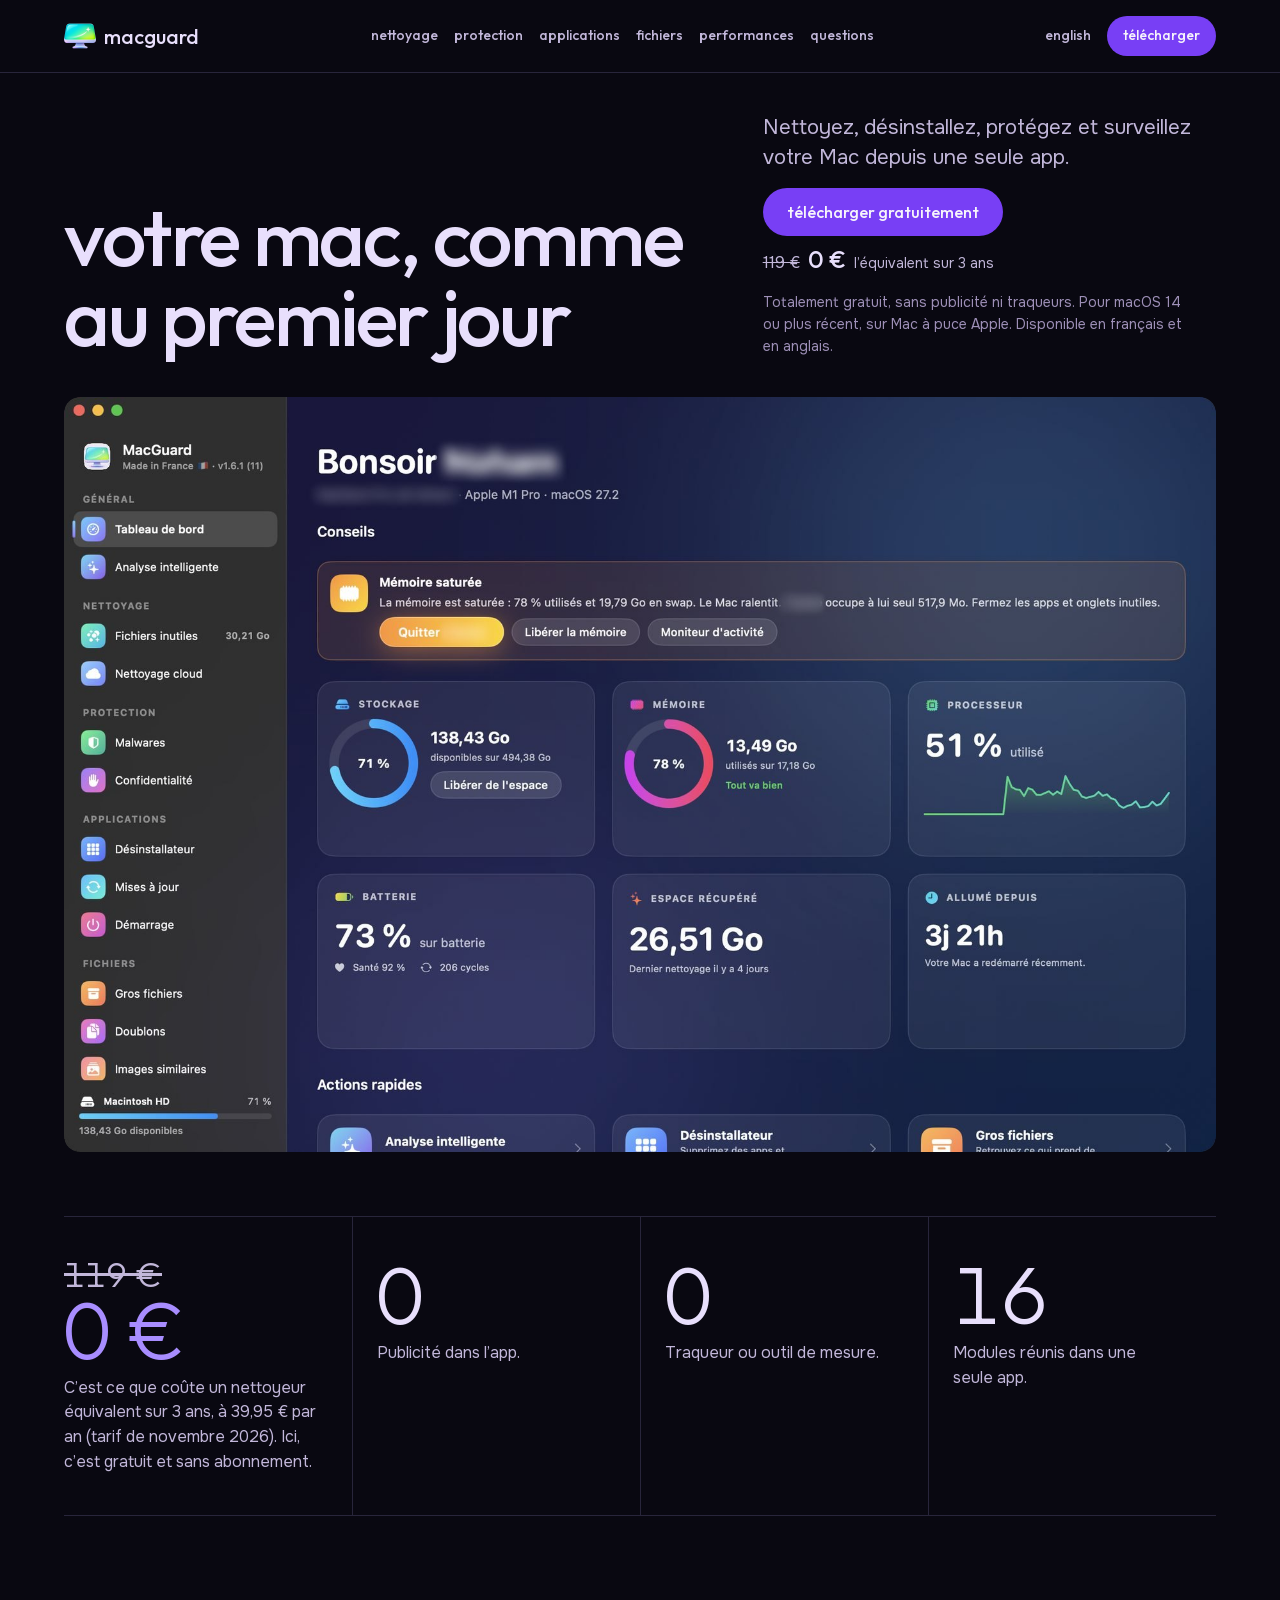
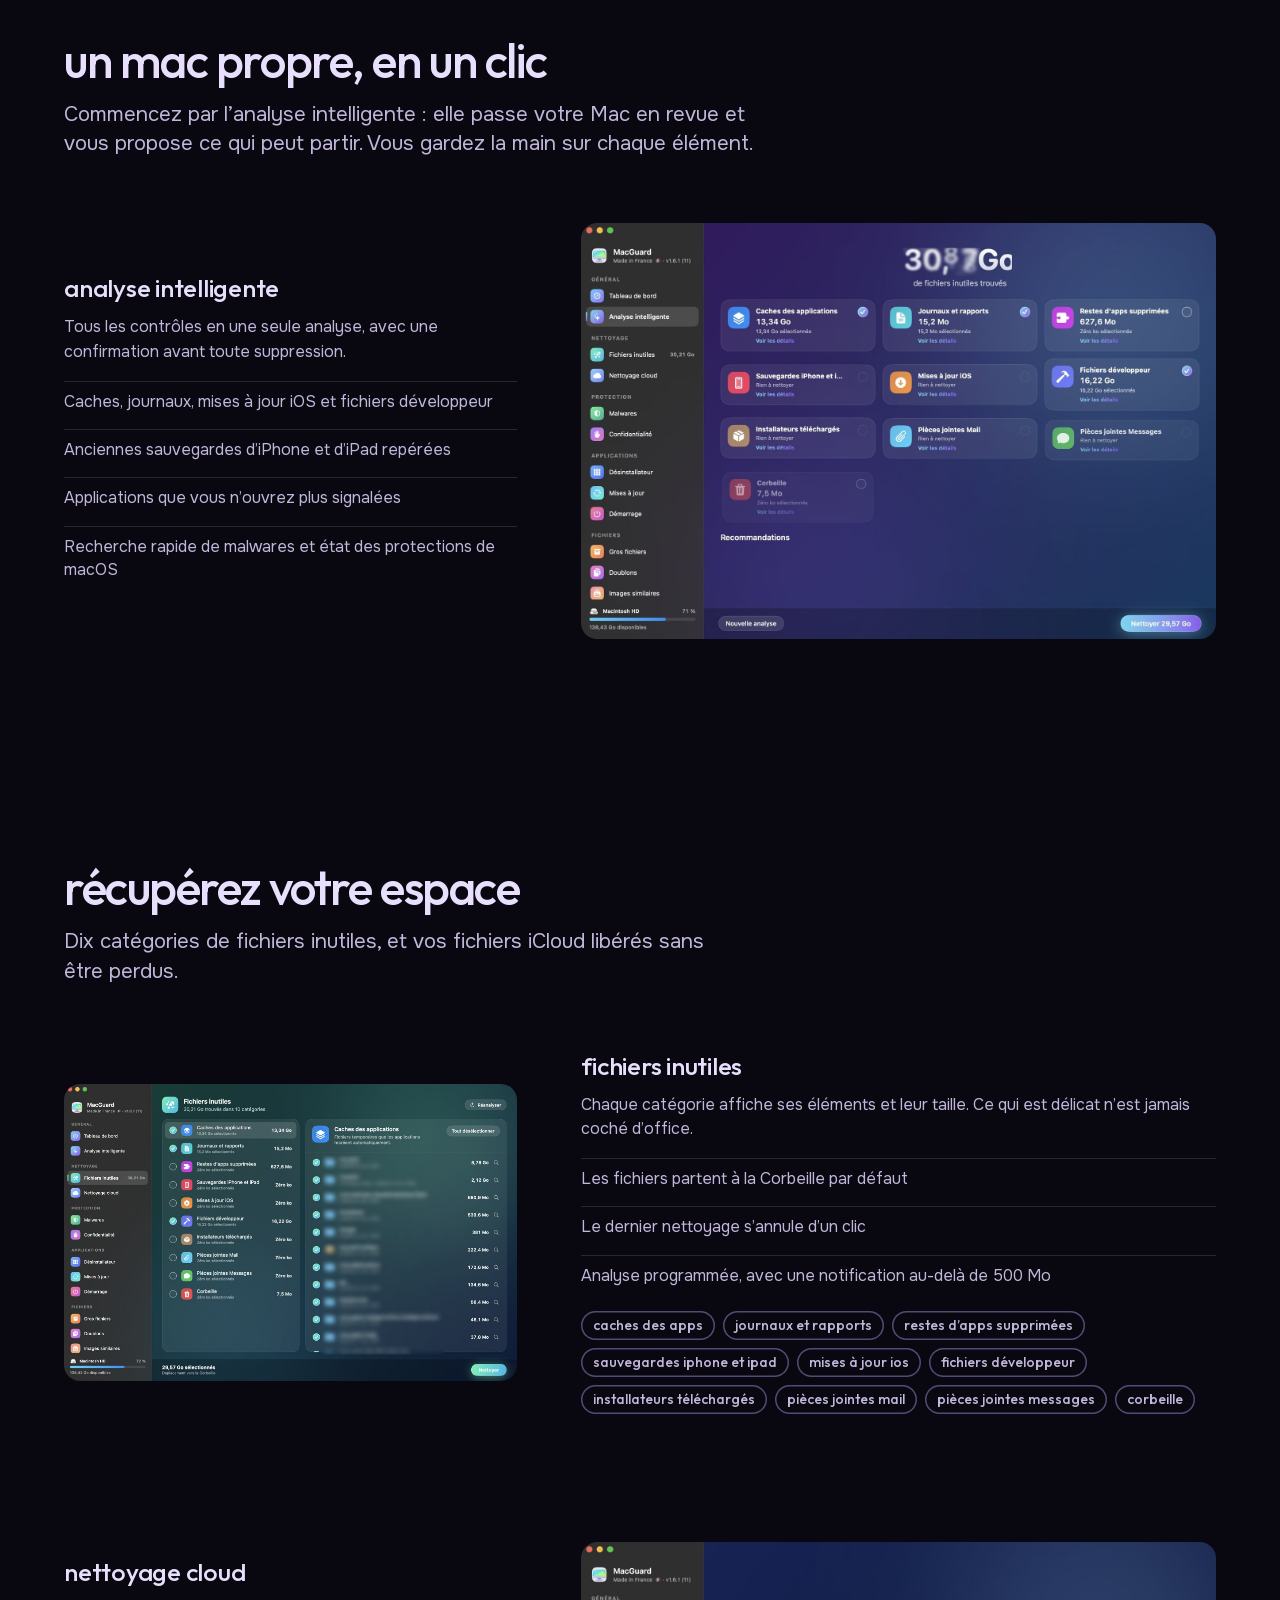
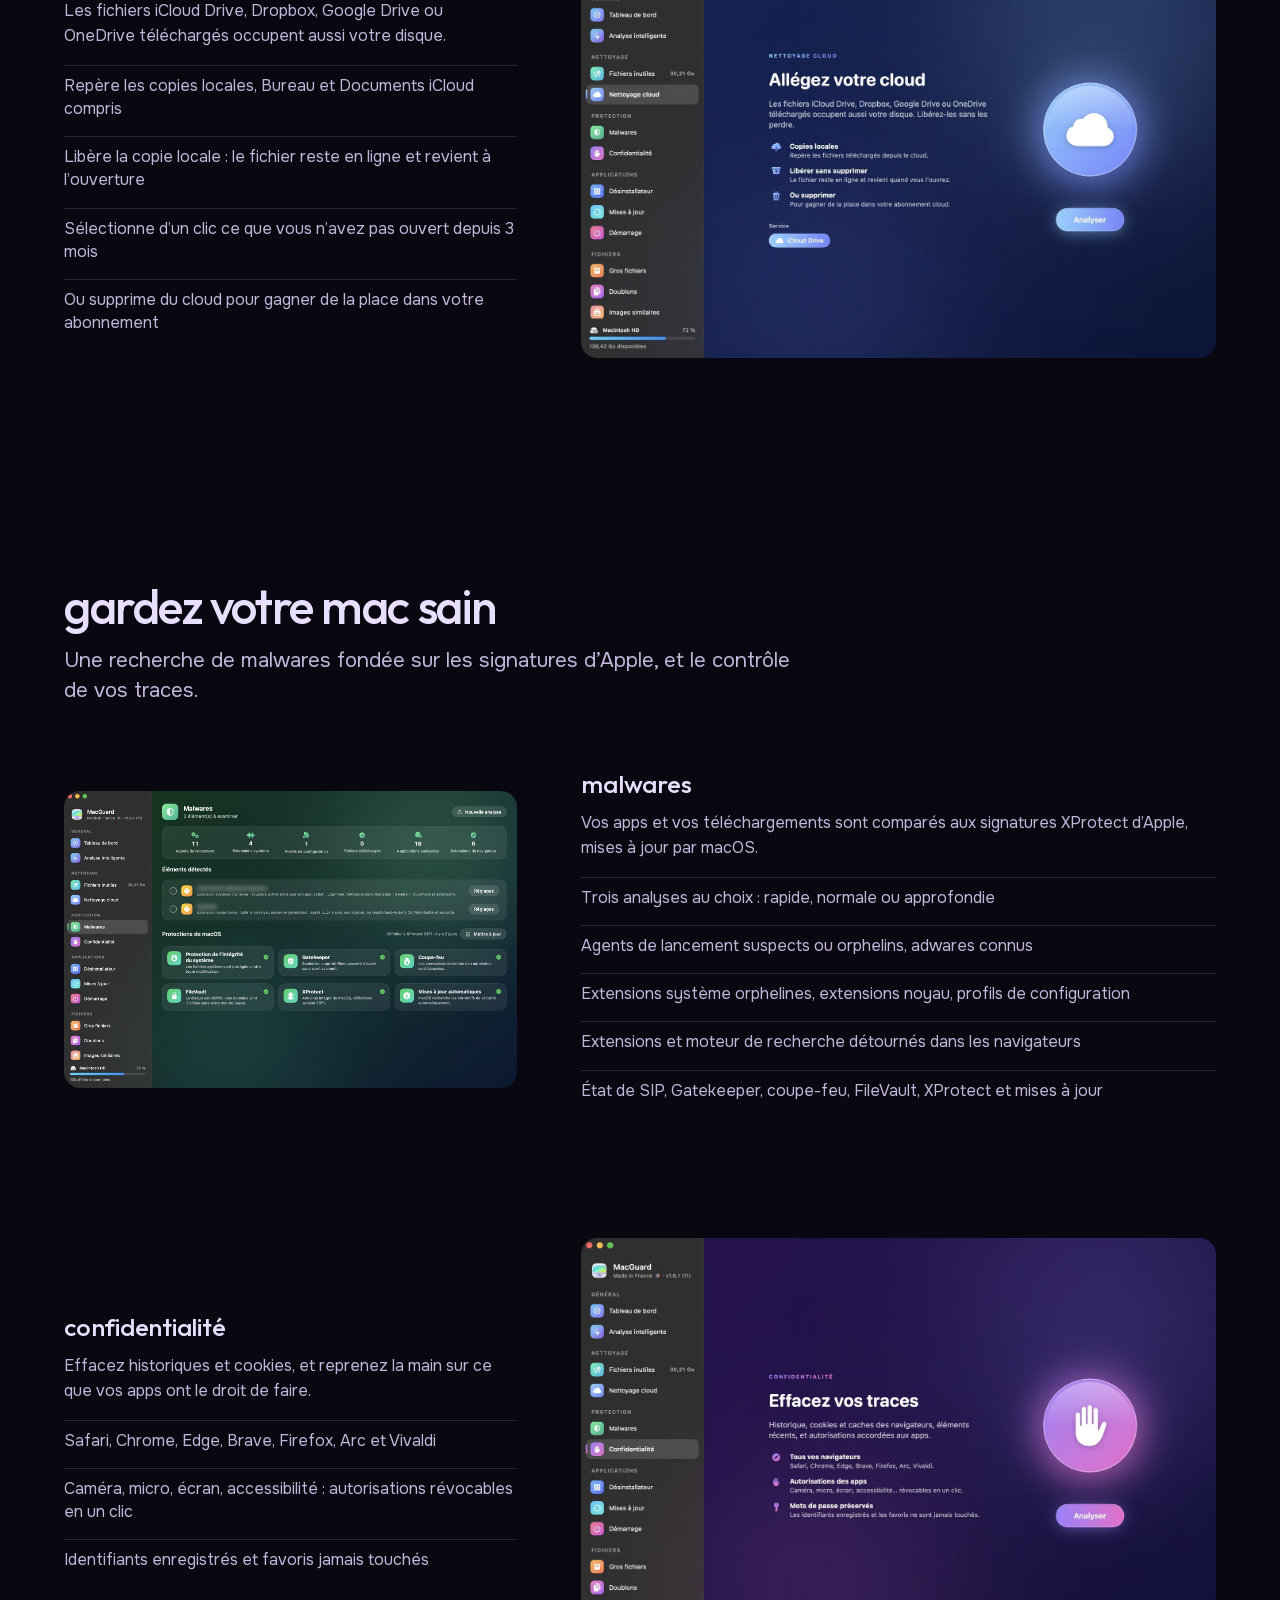
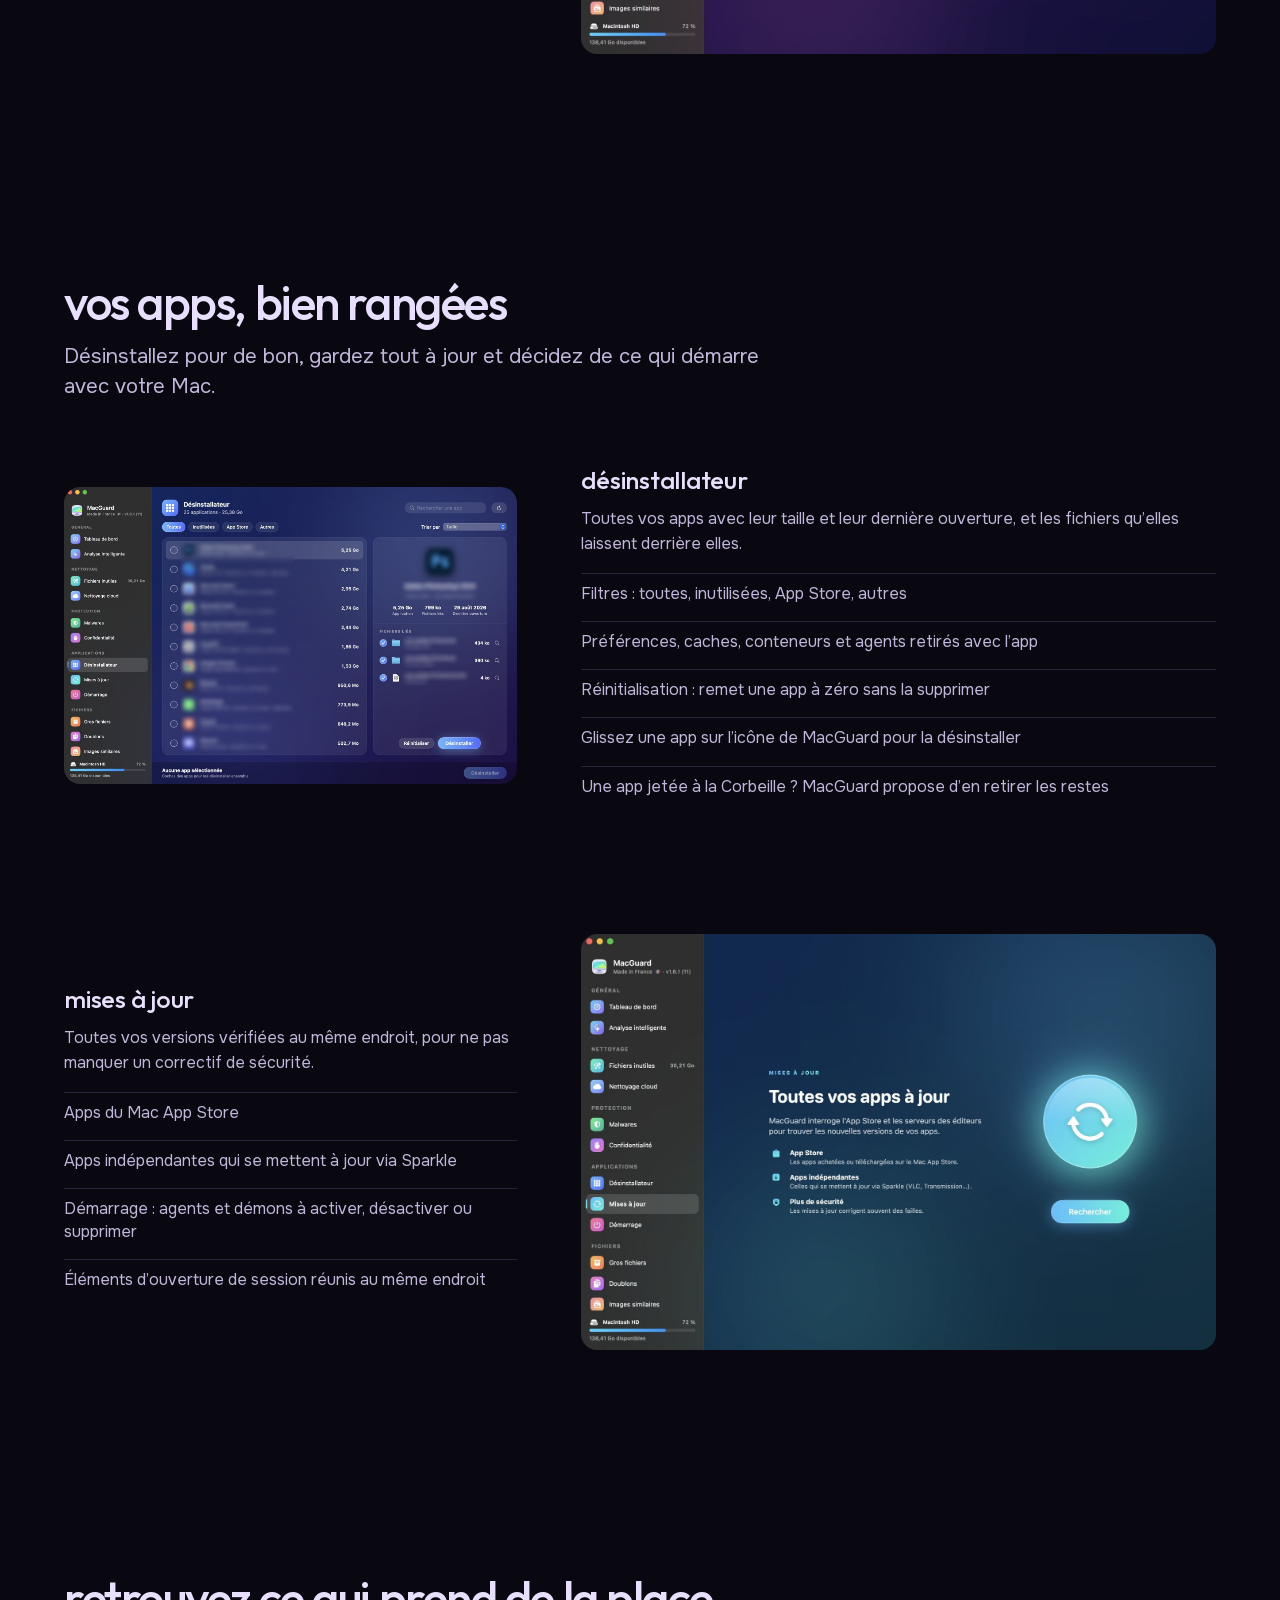
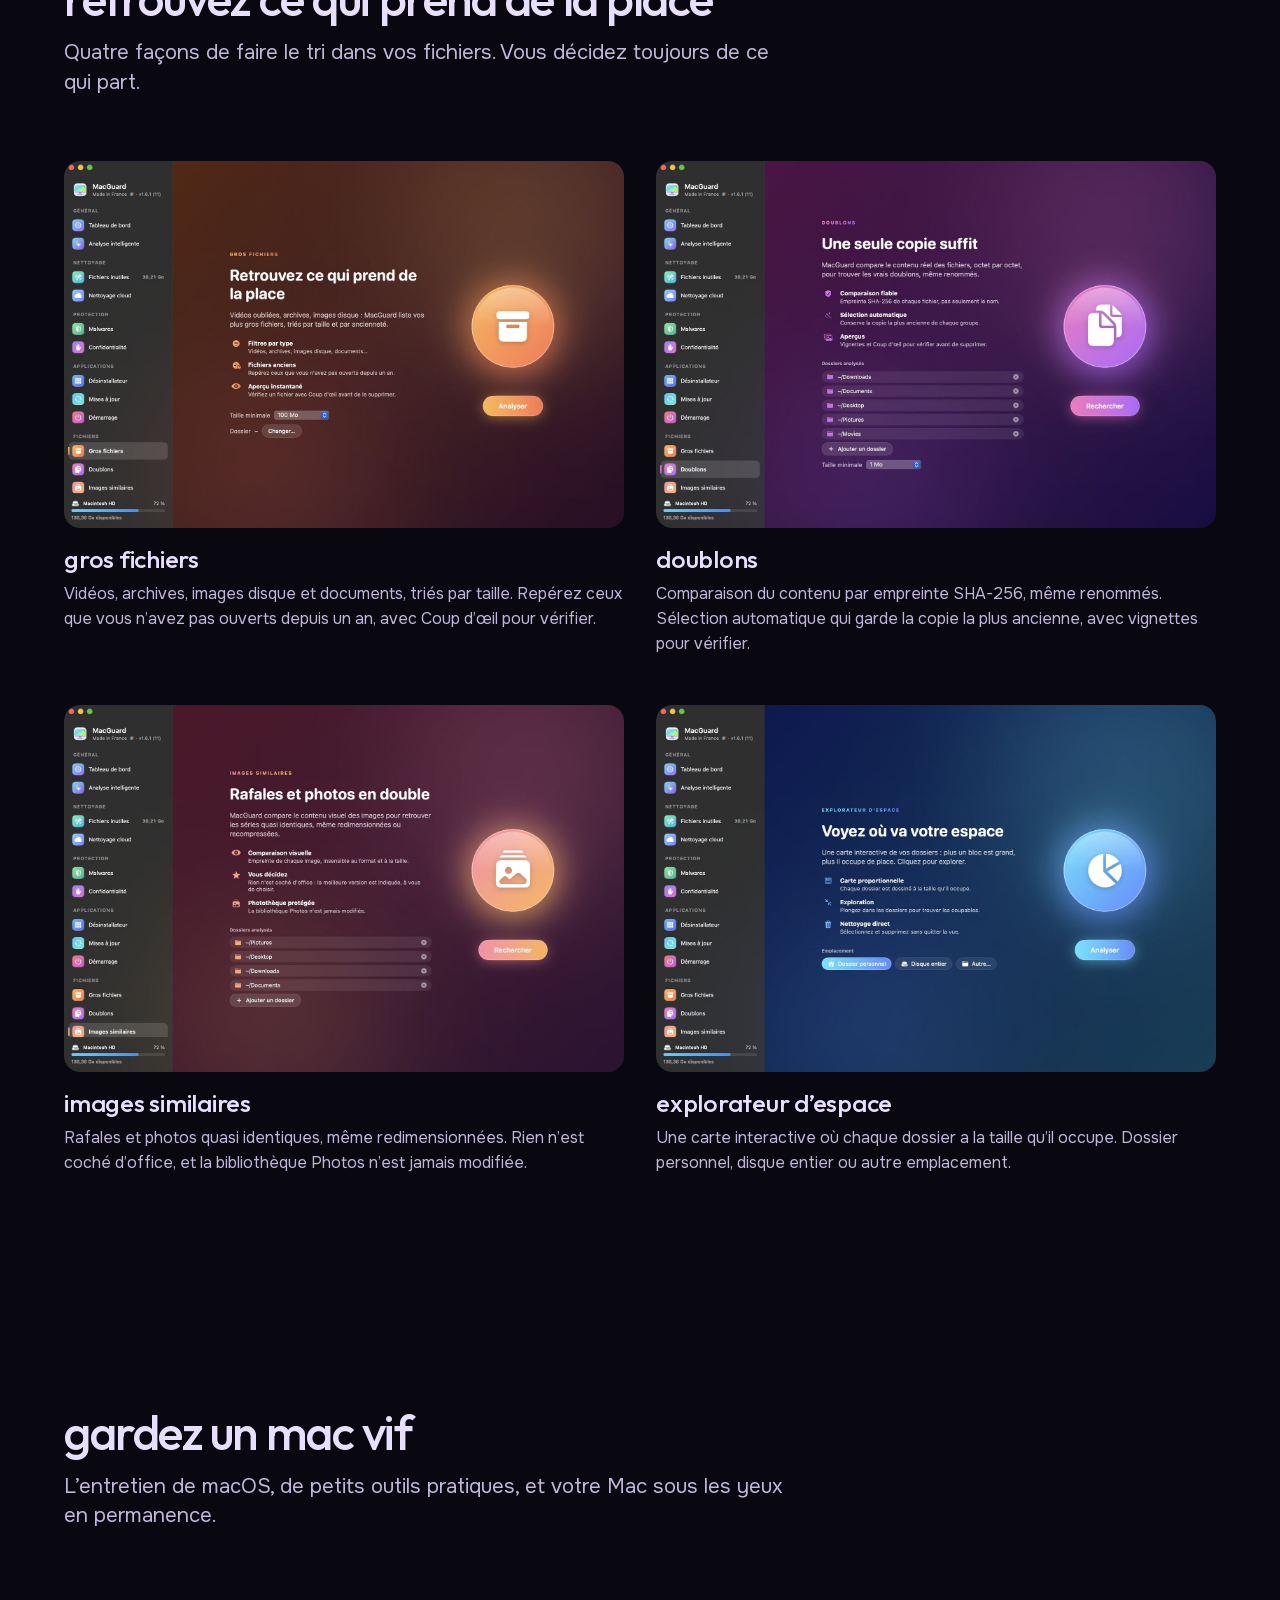
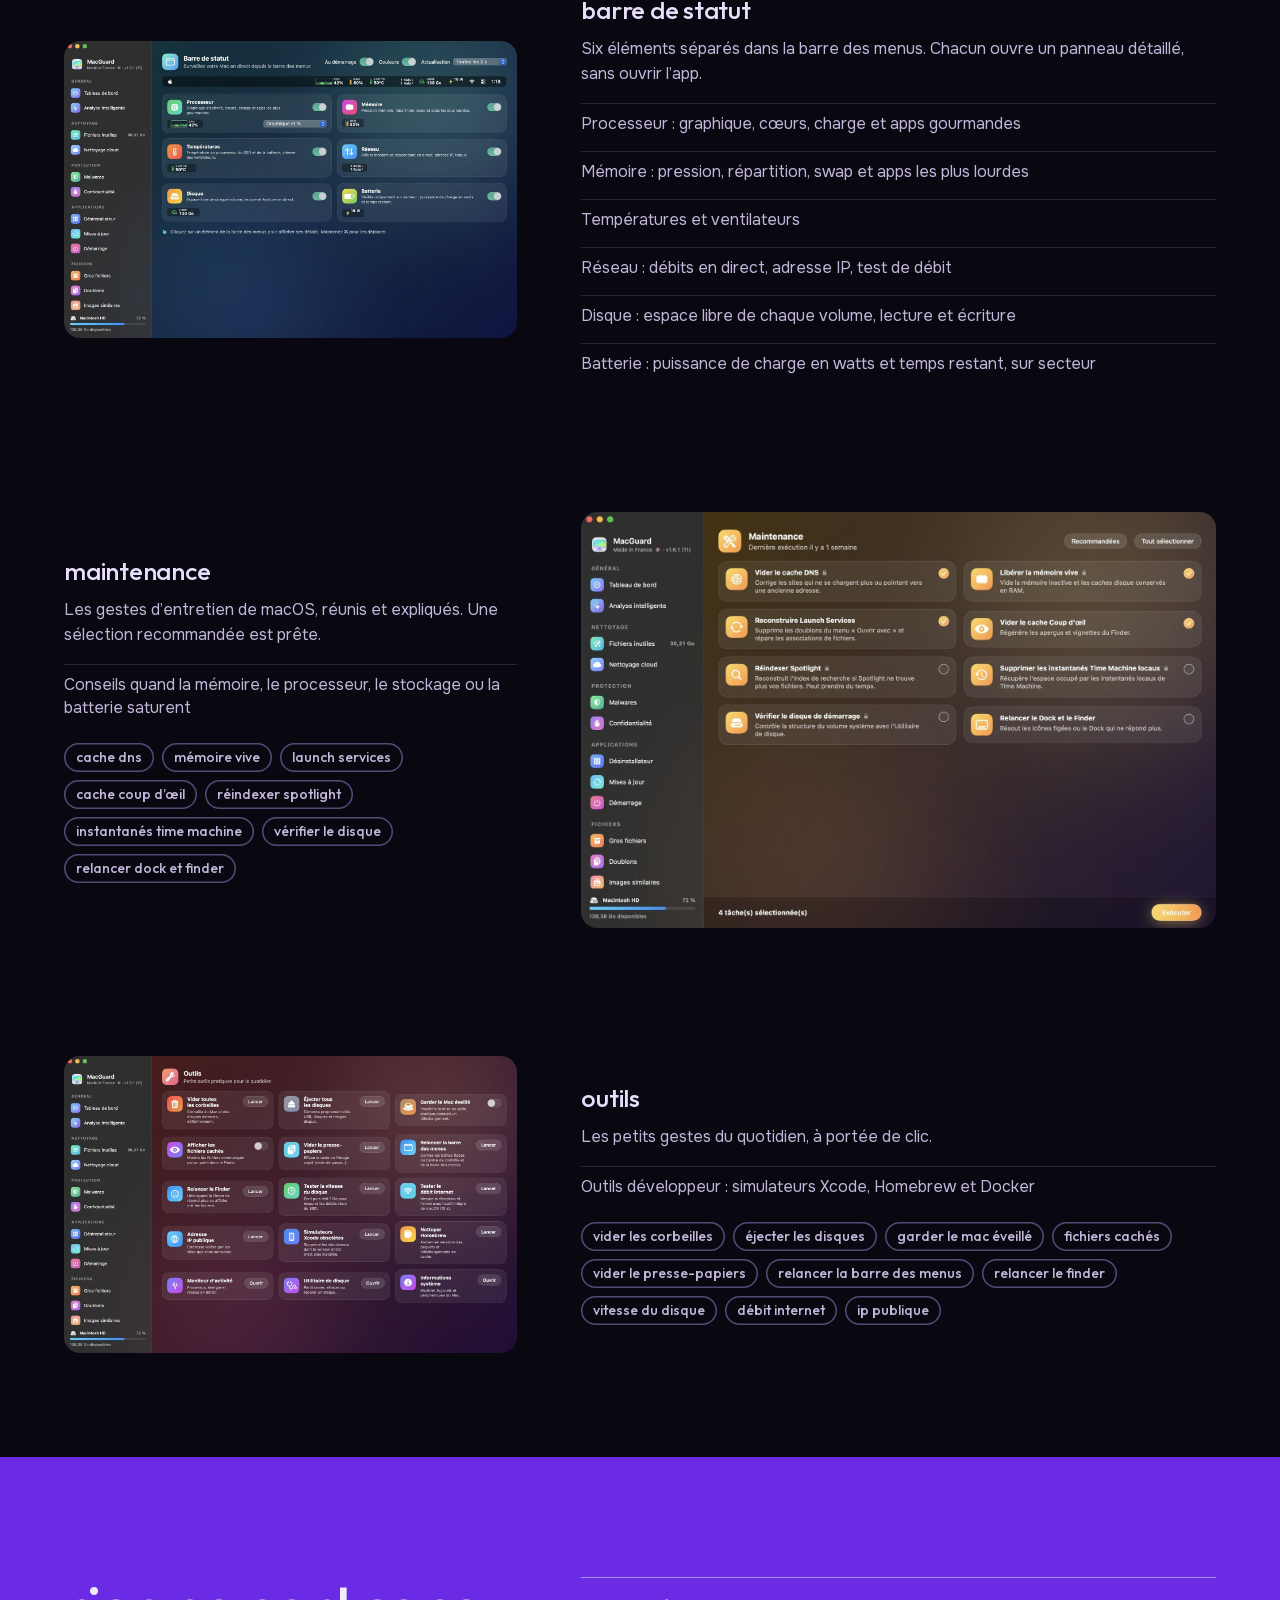
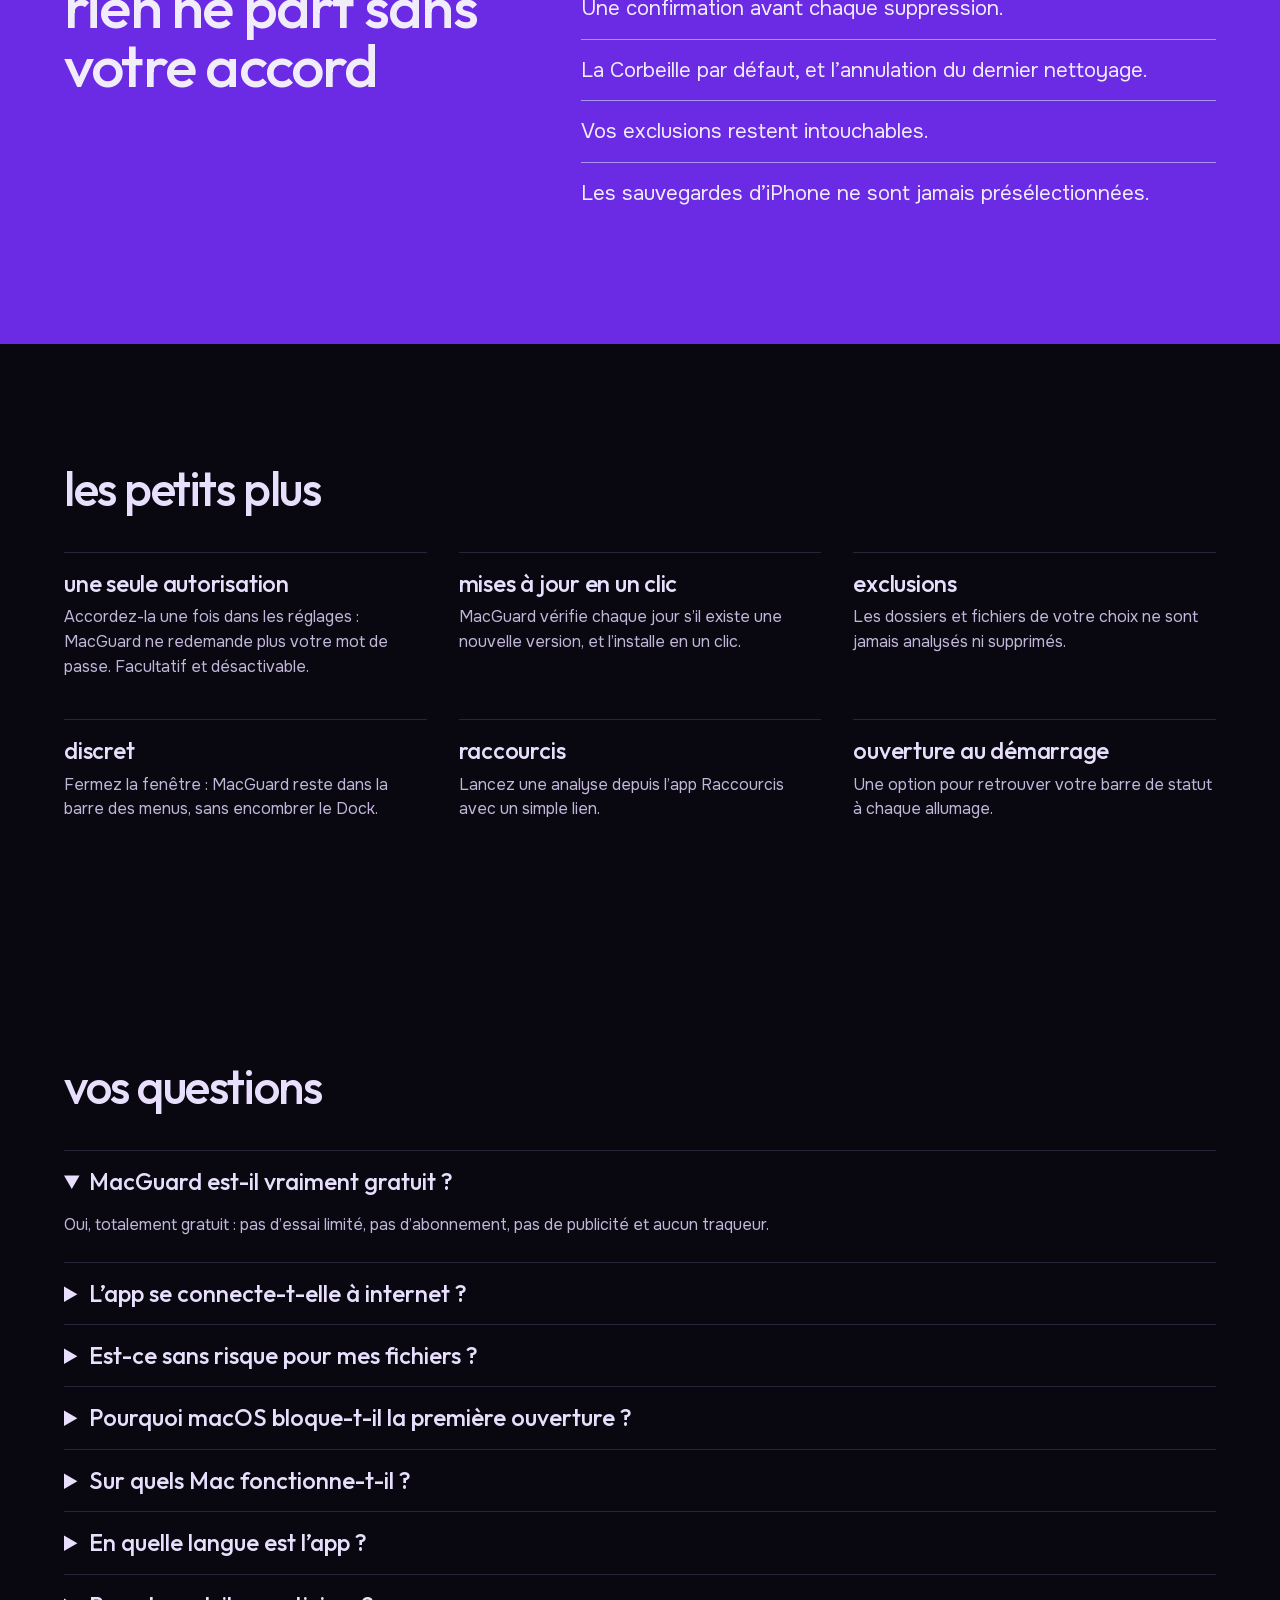
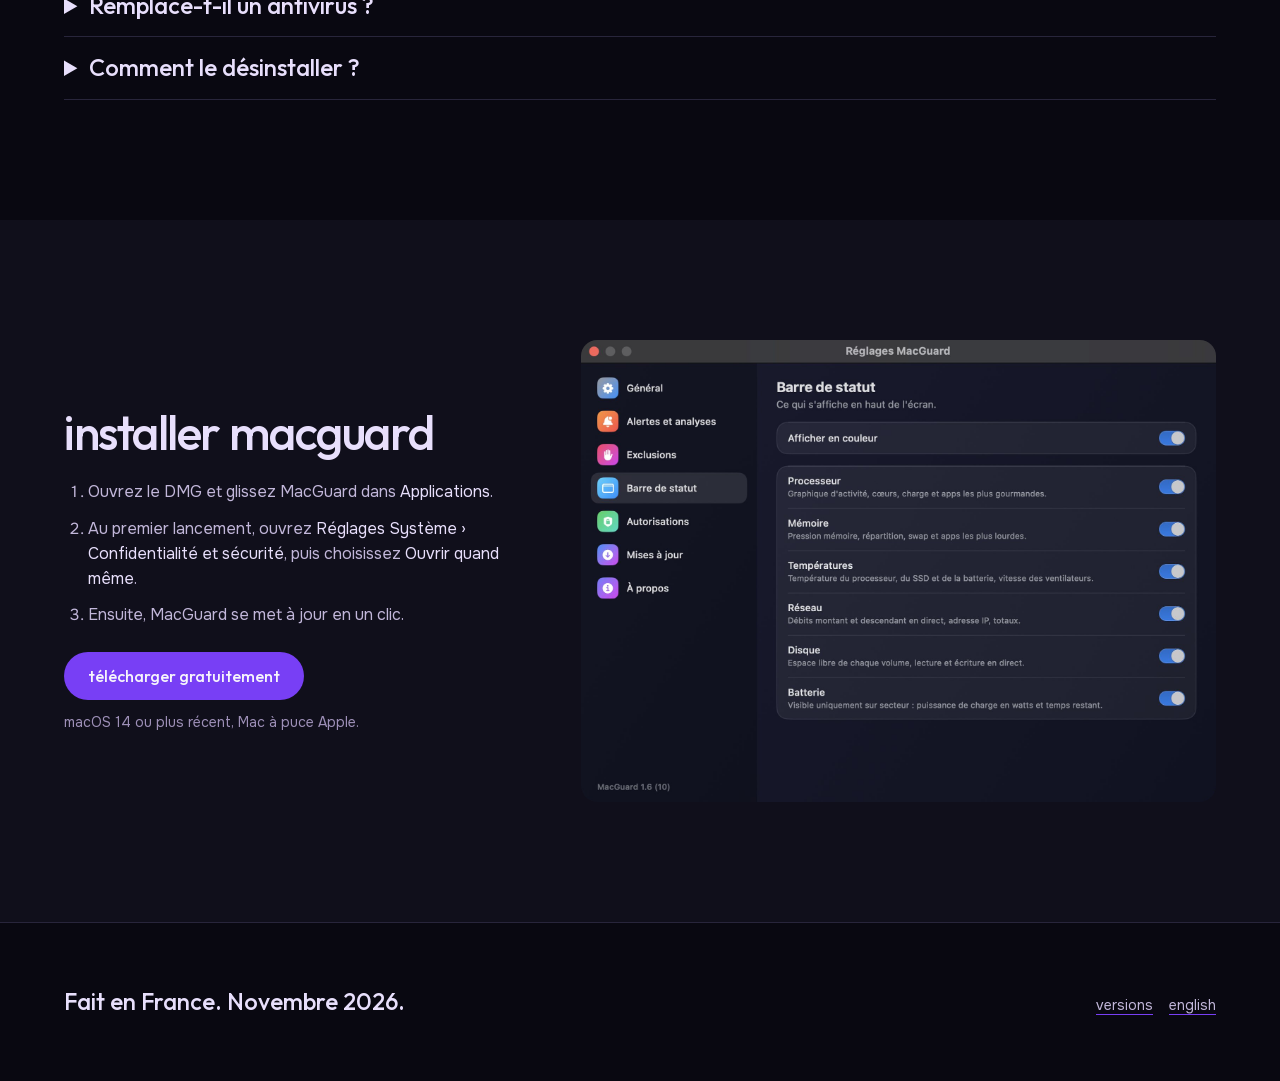
<file: index.html>
<!doctype html>
<html lang="fr">
<head>
<meta charset="utf-8">
<meta name="viewport" content="width=device-width, initial-scale=1">
<title>MacGuard, le nettoyeur gratuit pour Mac, sans publicité ni traqueurs</title>
<meta name="description" content="Nettoyez, désinstallez, protégez et surveillez votre Mac. App macOS native, totalement gratuite, sans publicité ni traqueurs.">
<meta property="og:title" content="MacGuard, le nettoyeur gratuit pour Mac, sans publicité ni traqueurs">
<meta property="og:description" content="Nettoyez, désinstallez, protégez et surveillez votre Mac. App macOS native, totalement gratuite, sans publicité ni traqueurs.">
<meta property="og:image" content="https://gorepair.github.io/MacGuard-releases/assets/dashboard.jpg">
<link rel="alternate" hreflang="fr" href="https://gorepair.github.io/MacGuard-releases/">
<link rel="alternate" hreflang="en" href="https://gorepair.github.io/MacGuard-releases/en/">
<link rel="icon" href="assets/logo.png">
<link rel="stylesheet" href="site.css">
</head>
<body>
<header class="top"><div class="container">
  <nav class="nav">
    <a class="wordmark" href="./"><img src="assets/logo.png" width="32" height="32" alt="">MacGuard</a>
    <div class="nav__anchors"><a href="#nettoyage">nettoyage</a><a href="#protection">protection</a><a href="#applications">applications</a><a href="#fichiers">fichiers</a><a href="#performances">performances</a><a href="#questions">questions</a></div>
    <div class="nav__links">
      <a href="en/" hreflang="en" lang="en">english</a>
      <a class="btn btn--primary btn--small" href="https://github.com/gorepair/MacGuard-releases/releases/latest/download/MacGuard.dmg">télécharger</a>
    </div>
  </nav>
</div></header>
<main>
  <section class="container hero">
    <h1>votre mac, comme au premier jour</h1>
    <div class="hero__side">
      <p class="lead">Nettoyez, désinstallez, protégez et surveillez votre Mac depuis une seule app.</p>
      <div class="actions"><a class="btn btn--primary" href="https://github.com/gorepair/MacGuard-releases/releases/latest/download/MacGuard.dmg">télécharger gratuitement</a><p class="price"><s>119 €</s> <strong>0 €</strong> <span>l’équivalent sur 3 ans</span></p></div>
      <p class="needs"><strong>Totalement gratuit, sans publicité ni traqueurs.</strong> Pour macOS 14 ou plus récent, sur Mac à puce Apple. Disponible en français et en anglais.</p>
    </div>
  </section>
  <div class="container"><img class="screen" src="assets/dashboard.jpg" width="1800" height="1180" fetchpriority="high" alt="Tableau de bord de MacGuard : stockage, mémoire, processeur, batterie et un conseil sur la mémoire saturée"></div>
  <div class="container" style="padding-block:var(--space-2xl) 0"><div class="promise"><div><span class="figure figure--accent"><s>119 €</s> 0 €</span><p>C’est ce que coûte un nettoyeur équivalent sur 3 ans, à 39,95 € par an (tarif de novembre 2026). Ici, c’est gratuit et sans abonnement.</p></div><div><span class="figure">0</span><p>Publicité dans l’app.</p></div><div><span class="figure">0</span><p>Traqueur ou outil de mesure.</p></div><div><span class="figure">16</span><p>Modules réunis dans une seule app.</p></div></div></div>
  
<section class="chapter" id="analyse"><div class="container"><h2>un mac propre, en un clic</h2><p class="lead">Commencez par l’analyse intelligente : elle passe votre Mac en revue et vous propose ce qui peut partir. Vous gardez la main sur chaque élément.</p>
<article class="module">
<div><h3>analyse intelligente</h3><p>Tous les contrôles en une seule analyse, avec une confirmation avant toute suppression.</p><ul class="points"><li>Caches, journaux, mises à jour iOS et fichiers développeur</li><li>Anciennes sauvegardes d’iPhone et d’iPad repérées</li><li>Applications que vous n’ouvrez plus signalées</li><li>Recherche rapide de malwares et état des protections de macOS</li></ul></div>
<img class="screen" src="assets/smart.jpg" width="1600" height="1049" loading="lazy" alt="Écran d’accueil de l’analyse intelligente">
</article>
</div></section>

<section class="chapter" id="nettoyage"><div class="container"><h2>récupérez votre espace</h2><p class="lead">Dix catégories de fichiers inutiles, et vos fichiers iCloud libérés sans être perdus.</p>
<article class="module module--flip">
<div><h3>fichiers inutiles</h3><p>Chaque catégorie affiche ses éléments et leur taille. Ce qui est délicat n’est jamais coché d’office.</p><ul class="points"><li>Les fichiers partent à la Corbeille par défaut</li><li>Le dernier nettoyage s’annule d’un clic</li><li>Analyse programmée, avec une notification au-delà de 500 Mo</li></ul><ul class="pills"><li>caches des apps</li><li>journaux et rapports</li><li>restes d’apps supprimées</li><li>sauvegardes iPhone et iPad</li><li>mises à jour iOS</li><li>fichiers développeur</li><li>installateurs téléchargés</li><li>pièces jointes Mail</li><li>pièces jointes Messages</li><li>corbeille</li></ul></div>
<img class="screen" src="assets/junk.jpg" width="1600" height="1049" loading="lazy" alt="Écran Fichiers inutiles : catégories à gauche, éléments et tailles à droite">
</article>
<article class="module">
<div><h3>nettoyage cloud</h3><p>Les fichiers iCloud Drive, Dropbox, Google Drive ou OneDrive téléchargés occupent aussi votre disque.</p><ul class="points"><li>Repère les copies locales, Bureau et Documents iCloud compris</li><li>Libère la copie locale : le fichier reste en ligne et revient à l’ouverture</li><li>Sélectionne d’un clic ce que vous n’avez pas ouvert depuis 3 mois</li><li>Ou supprime du cloud pour gagner de la place dans votre abonnement</li></ul></div>
<img class="screen" src="assets/cloud.jpg" width="1600" height="1049" loading="lazy" alt="Écran d’accueil du nettoyage cloud">
</article>
</div></section>

<section class="chapter" id="protection"><div class="container"><h2>gardez votre mac sain</h2><p class="lead">Une recherche de malwares fondée sur les signatures d’Apple, et le contrôle de vos traces.</p>
<article class="module module--flip">
<div><h3>malwares</h3><p>Vos apps et vos téléchargements sont comparés aux signatures XProtect d’Apple, mises à jour par macOS.</p><ul class="points"><li>Trois analyses au choix : rapide, normale ou approfondie</li><li>Agents de lancement suspects ou orphelins, adwares connus</li><li>Extensions système orphelines, extensions noyau, profils de configuration</li><li>Extensions et moteur de recherche détournés dans les navigateurs</li><li>État de SIP, Gatekeeper, coupe-feu, FileVault, XProtect et mises à jour</li></ul></div>
<img class="screen" src="assets/malware.jpg" width="1600" height="1049" loading="lazy" alt="Écran Malwares : éléments à examiner et état des protections de macOS">
</article>
<article class="module">
<div><h3>confidentialité</h3><p>Effacez historiques et cookies, et reprenez la main sur ce que vos apps ont le droit de faire.</p><ul class="points"><li>Safari, Chrome, Edge, Brave, Firefox, Arc et Vivaldi</li><li>Caméra, micro, écran, accessibilité : autorisations révocables en un clic</li><li>Identifiants enregistrés et favoris jamais touchés</li></ul></div>
<img class="screen" src="assets/privacy.jpg" width="1600" height="1049" loading="lazy" alt="Écran d’accueil de la confidentialité">
</article>
</div></section>

<section class="chapter" id="applications"><div class="container"><h2>vos apps, bien rangées</h2><p class="lead">Désinstallez pour de bon, gardez tout à jour et décidez de ce qui démarre avec votre Mac.</p>
<article class="module module--flip">
<div><h3>désinstallateur</h3><p>Toutes vos apps avec leur taille et leur dernière ouverture, et les fichiers qu’elles laissent derrière elles.</p><ul class="points"><li>Filtres : toutes, inutilisées, App Store, autres</li><li>Préférences, caches, conteneurs et agents retirés avec l’app</li><li>Réinitialisation : remet une app à zéro sans la supprimer</li><li>Glissez une app sur l’icône de MacGuard pour la désinstaller</li><li>Une app jetée à la Corbeille ? MacGuard propose d’en retirer les restes</li></ul></div>
<img class="screen" src="assets/uninstaller.jpg" width="1600" height="1049" loading="lazy" alt="Écran Désinstallateur : liste des apps et fichiers liés à l’app choisie">
</article>
<article class="module">
<div><h3>mises à jour</h3><p>Toutes vos versions vérifiées au même endroit, pour ne pas manquer un correctif de sécurité.</p><ul class="points"><li>Apps du Mac App Store</li><li>Apps indépendantes qui se mettent à jour via Sparkle</li><li>Démarrage : agents et démons à activer, désactiver ou supprimer</li><li>Éléments d’ouverture de session réunis au même endroit</li></ul></div>
<img class="screen" src="assets/updater.jpg" width="1600" height="1049" loading="lazy" alt="Écran d’accueil des mises à jour">
</article>
</div></section>

<section class="chapter" id="fichiers"><div class="container"><h2>retrouvez ce qui prend de la place</h2><p class="lead">Quatre façons de faire le tri dans vos fichiers. Vous décidez toujours de ce qui part.</p>
<div class="tiles">
<article class="tile"><img class="screen" src="assets/large.jpg" width="1600" height="1049" loading="lazy" alt="Écran d’accueil des gros fichiers"><h3>gros fichiers</h3><p>Vidéos, archives, images disque et documents, triés par taille. Repérez ceux que vous n’avez pas ouverts depuis un an, avec Coup d’œil pour vérifier.</p></article>
<article class="tile"><img class="screen" src="assets/duplicates.jpg" width="1600" height="1049" loading="lazy" alt="Écran d’accueil des doublons"><h3>doublons</h3><p>Comparaison du contenu par empreinte SHA-256, même renommés. Sélection automatique qui garde la copie la plus ancienne, avec vignettes pour vérifier.</p></article>
<article class="tile"><img class="screen" src="assets/similar.jpg" width="1600" height="1049" loading="lazy" alt="Écran d’accueil des images similaires"><h3>images similaires</h3><p>Rafales et photos quasi identiques, même redimensionnées. Rien n’est coché d’office, et la bibliothèque Photos n’est jamais modifiée.</p></article>
<article class="tile"><img class="screen" src="assets/space.jpg" width="1600" height="1049" loading="lazy" alt="Écran d’accueil de l’explorateur d’espace"><h3>explorateur d’espace</h3><p>Une carte interactive où chaque dossier a la taille qu’il occupe. Dossier personnel, disque entier ou autre emplacement.</p></article>
</div></div></section>

<section class="chapter" id="performances"><div class="container"><h2>gardez un mac vif</h2><p class="lead">L’entretien de macOS, de petits outils pratiques, et votre Mac sous les yeux en permanence.</p>
<article class="module module--flip">
<div><h3>barre de statut</h3><p>Six éléments séparés dans la barre des menus. Chacun ouvre un panneau détaillé, sans ouvrir l’app.</p><ul class="points"><li>Processeur : graphique, cœurs, charge et apps gourmandes</li><li>Mémoire : pression, répartition, swap et apps les plus lourdes</li><li>Températures et ventilateurs</li><li>Réseau : débits en direct, adresse IP, test de débit</li><li>Disque : espace libre de chaque volume, lecture et écriture</li><li>Batterie : puissance de charge en watts et temps restant, sur secteur</li></ul></div>
<img class="screen" src="assets/statusbar.jpg" width="1600" height="1049" loading="lazy" alt="Réglages de la barre de statut avec un aperçu de chaque élément">
</article>
<article class="module">
<div><h3>maintenance</h3><p>Les gestes d’entretien de macOS, réunis et expliqués. Une sélection recommandée est prête.</p><ul class="points"><li>Conseils quand la mémoire, le processeur, le stockage ou la batterie saturent</li></ul><ul class="pills"><li>cache DNS</li><li>mémoire vive</li><li>launch services</li><li>cache coup d’œil</li><li>réindexer spotlight</li><li>instantanés time machine</li><li>vérifier le disque</li><li>relancer dock et finder</li></ul></div>
<img class="screen" src="assets/maintenance.jpg" width="1600" height="1049" loading="lazy" alt="Écran Maintenance : tâches à sélectionner">
</article>
<article class="module module--flip">
<div><h3>outils</h3><p>Les petits gestes du quotidien, à portée de clic.</p><ul class="points"><li>Outils développeur : simulateurs Xcode, Homebrew et Docker</li></ul><ul class="pills"><li>vider les corbeilles</li><li>éjecter les disques</li><li>garder le mac éveillé</li><li>fichiers cachés</li><li>vider le presse-papiers</li><li>relancer la barre des menus</li><li>relancer le finder</li><li>vitesse du disque</li><li>débit internet</li><li>ip publique</li></ul></div>
<img class="screen" src="assets/tools.jpg" width="1600" height="1049" loading="lazy" alt="Écran Outils : grille de petits outils">
</article>
</div></section>

<section class="section record"><div class="container record__grid"><h2>rien ne part sans votre accord</h2><ul>
<li>Une confirmation avant chaque suppression.</li><li>La Corbeille par défaut, et l’annulation du dernier nettoyage.</li><li>Vos exclusions restent intouchables.</li><li>Les sauvegardes d’iPhone ne sont jamais présélectionnées.</li></ul></div></section>

<section class="section"><div class="container"><div class="head"><h2>les petits plus</h2></div><div class="comforts">
<div><h3>une seule autorisation</h3><p>Accordez-la une fois dans les réglages : MacGuard ne redemande plus votre mot de passe. Facultatif et désactivable.</p></div>
<div><h3>mises à jour en un clic</h3><p>MacGuard vérifie chaque jour s’il existe une nouvelle version, et l’installe en un clic.</p></div>
<div><h3>exclusions</h3><p>Les dossiers et fichiers de votre choix ne sont jamais analysés ni supprimés.</p></div>
<div><h3>discret</h3><p>Fermez la fenêtre : MacGuard reste dans la barre des menus, sans encombrer le Dock.</p></div>
<div><h3>raccourcis</h3><p>Lancez une analyse depuis l’app Raccourcis avec un simple lien.</p></div>
<div><h3>ouverture au démarrage</h3><p>Une option pour retrouver votre barre de statut à chaque allumage.</p></div>
</div></div></section>

<section class="section" id="questions"><div class="container"><div class="head"><h2>vos questions</h2></div><div class="faq">
<details open><summary>MacGuard est-il vraiment gratuit ?</summary><p>Oui, totalement gratuit : pas d’essai limité, pas d’abonnement, pas de publicité et aucun traqueur.</p></details>
<details><summary>L’app se connecte-t-elle à internet ?</summary><p>Uniquement pour rendre service : vérifier les mises à jour de MacGuard sur GitHub, chercher les versions de vos apps sur l’App Store et chez leurs éditeurs, et, à votre demande, tester le débit ou afficher votre adresse IP publique. Aucun outil de mesure d’audience n’y est intégré.</p></details>
<details><summary>Est-ce sans risque pour mes fichiers ?</summary><p>Rien n’est supprimé sans votre confirmation. Par défaut, les fichiers passent par la Corbeille et le dernier nettoyage peut être annulé. Deux exceptions, effacées définitivement : le contenu de la Corbeille, si vous la cochez, et les traces de navigation. Vérifiez la liste avant de valider.</p></details>
<details><summary>Pourquoi macOS bloque-t-il la première ouverture ?</summary><p>MacGuard n’est pas encore notarisé par Apple. Ouvrez Réglages Système › Confidentialité et sécurité, puis choisissez Ouvrir quand même. Il suffit de le faire une fois.</p></details>
<details><summary>Sur quels Mac fonctionne-t-il ?</summary><p>Sur les Mac à puce Apple (M1 et suivants) avec macOS 14 ou plus récent. Les Mac Intel ne sont pas pris en charge.</p></details>
<details><summary>En quelle langue est l’app ?</summary><p>En français et en anglais. MacGuard suit la langue de votre Mac, et vous pouvez la changer pour cette seule app dans Réglages Système › Général › Langue et région.</p></details>
<details><summary>Remplace-t-il un antivirus ?</summary><p>Il complète les protections de macOS : il compare vos fichiers aux signatures publiées par Apple et repère les adwares et les éléments suspects. Ce n’est pas une protection en temps réel.</p></details>
<details><summary>Comment le désinstaller ?</summary><p>Si vous avez activé l’option sans mot de passe, désactivez-la d’abord dans les réglages. Glissez ensuite MacGuard d’Applications vers la Corbeille.</p></details>
</div></div></section>

<section class="section bar" id="installer"><div class="container install"><div><h2>installer macguard</h2><ol>
<li>Ouvrez le DMG et glissez MacGuard dans <strong>Applications</strong>.</li>
<li>Au premier lancement, ouvrez <strong>Réglages Système › Confidentialité et sécurité</strong>, puis choisissez <strong>Ouvrir quand même</strong>.</li>
<li>Ensuite, MacGuard se met à jour en un clic.</li></ol>
<div class="actions"><a class="btn btn--primary" href="https://github.com/gorepair/MacGuard-releases/releases/latest/download/MacGuard.dmg">télécharger gratuitement</a></div><p class="needs" style="margin-top:var(--space-sm)">macOS 14 ou plus récent, Mac à puce Apple.</p></div>
<figure style="margin:0"><img class="screen" src="assets/settings.jpg" width="1800" height="1310" loading="lazy" alt="Réglages de MacGuard, rubrique Barre de statut"></figure></div></section>

</main>
<footer class="close">
  <div class="container close__grid">
    <p class="close__sign">Fait en France. Novembre 2026.</p>
    <nav><a href="https://github.com/gorepair/MacGuard-releases/releases">versions</a><a href="en/" lang="en">english</a></nav>
  </div>
</footer>
</body>
</html>
</file>
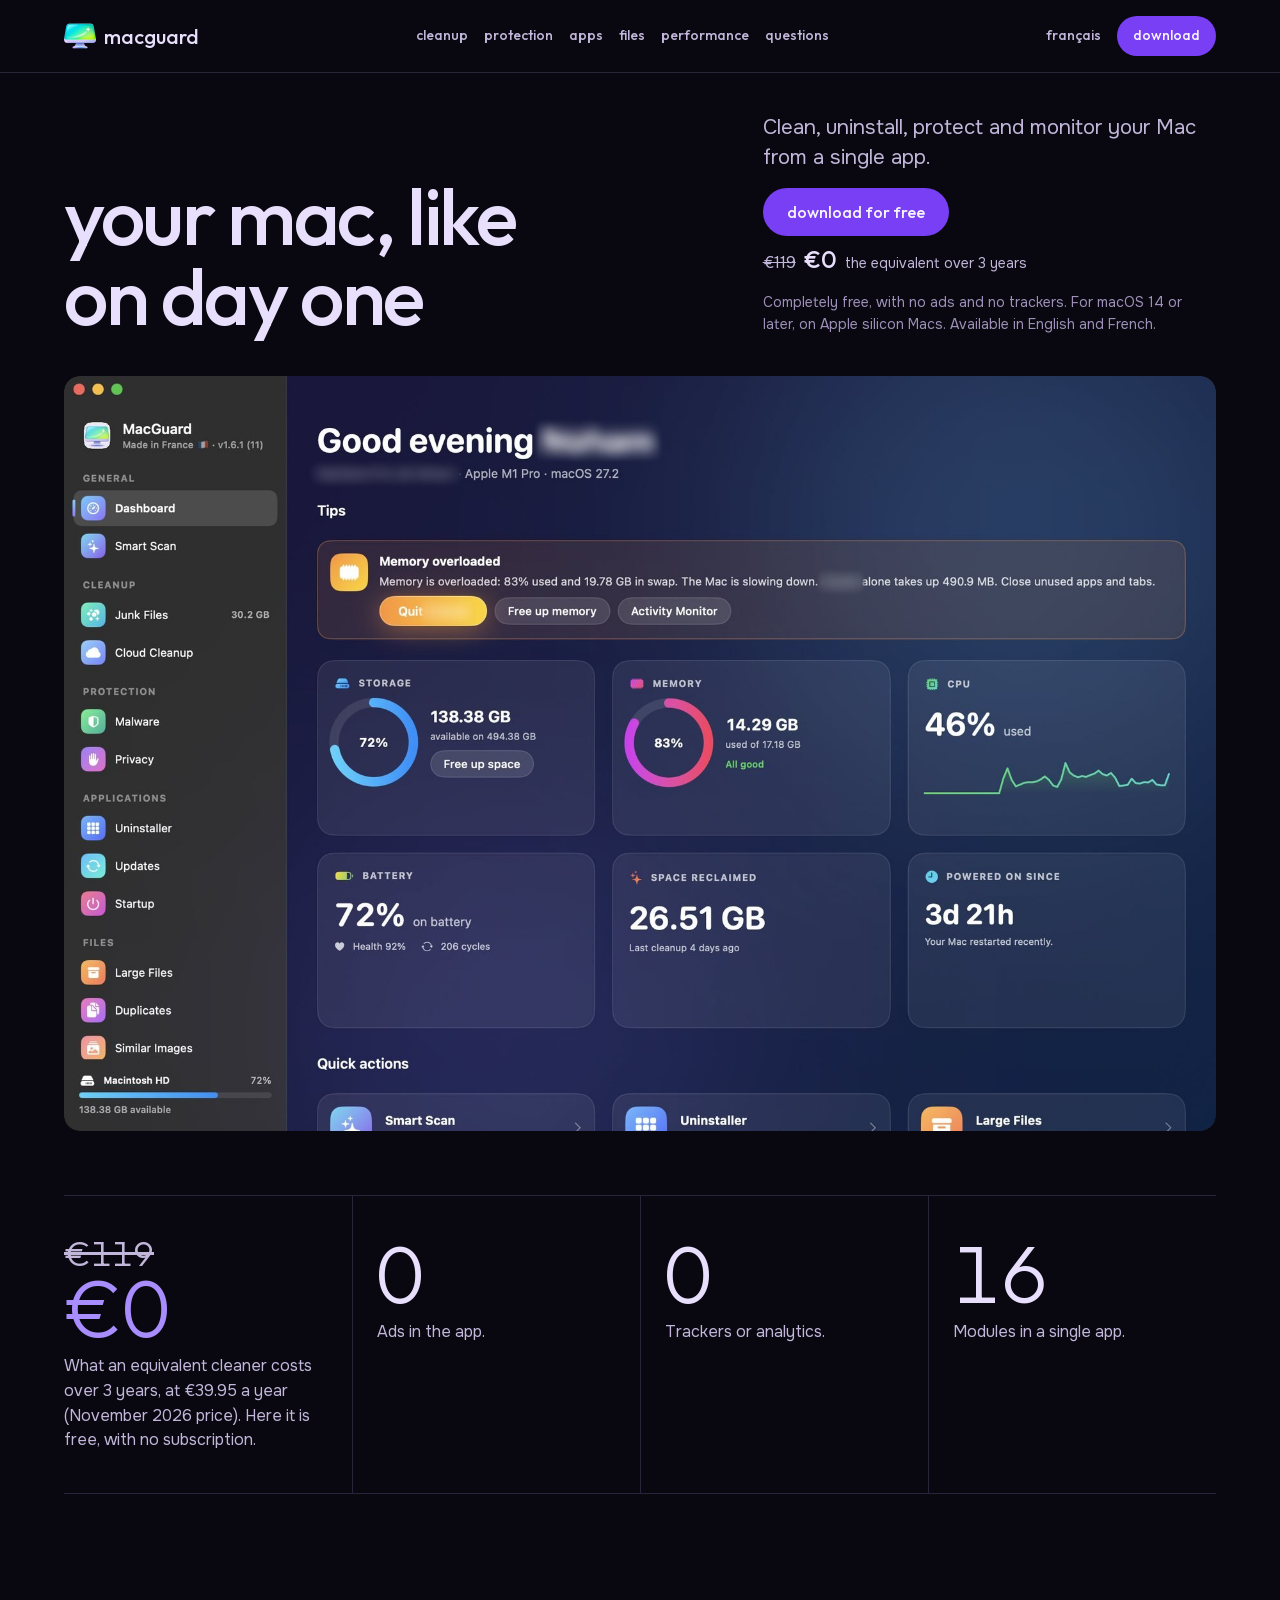
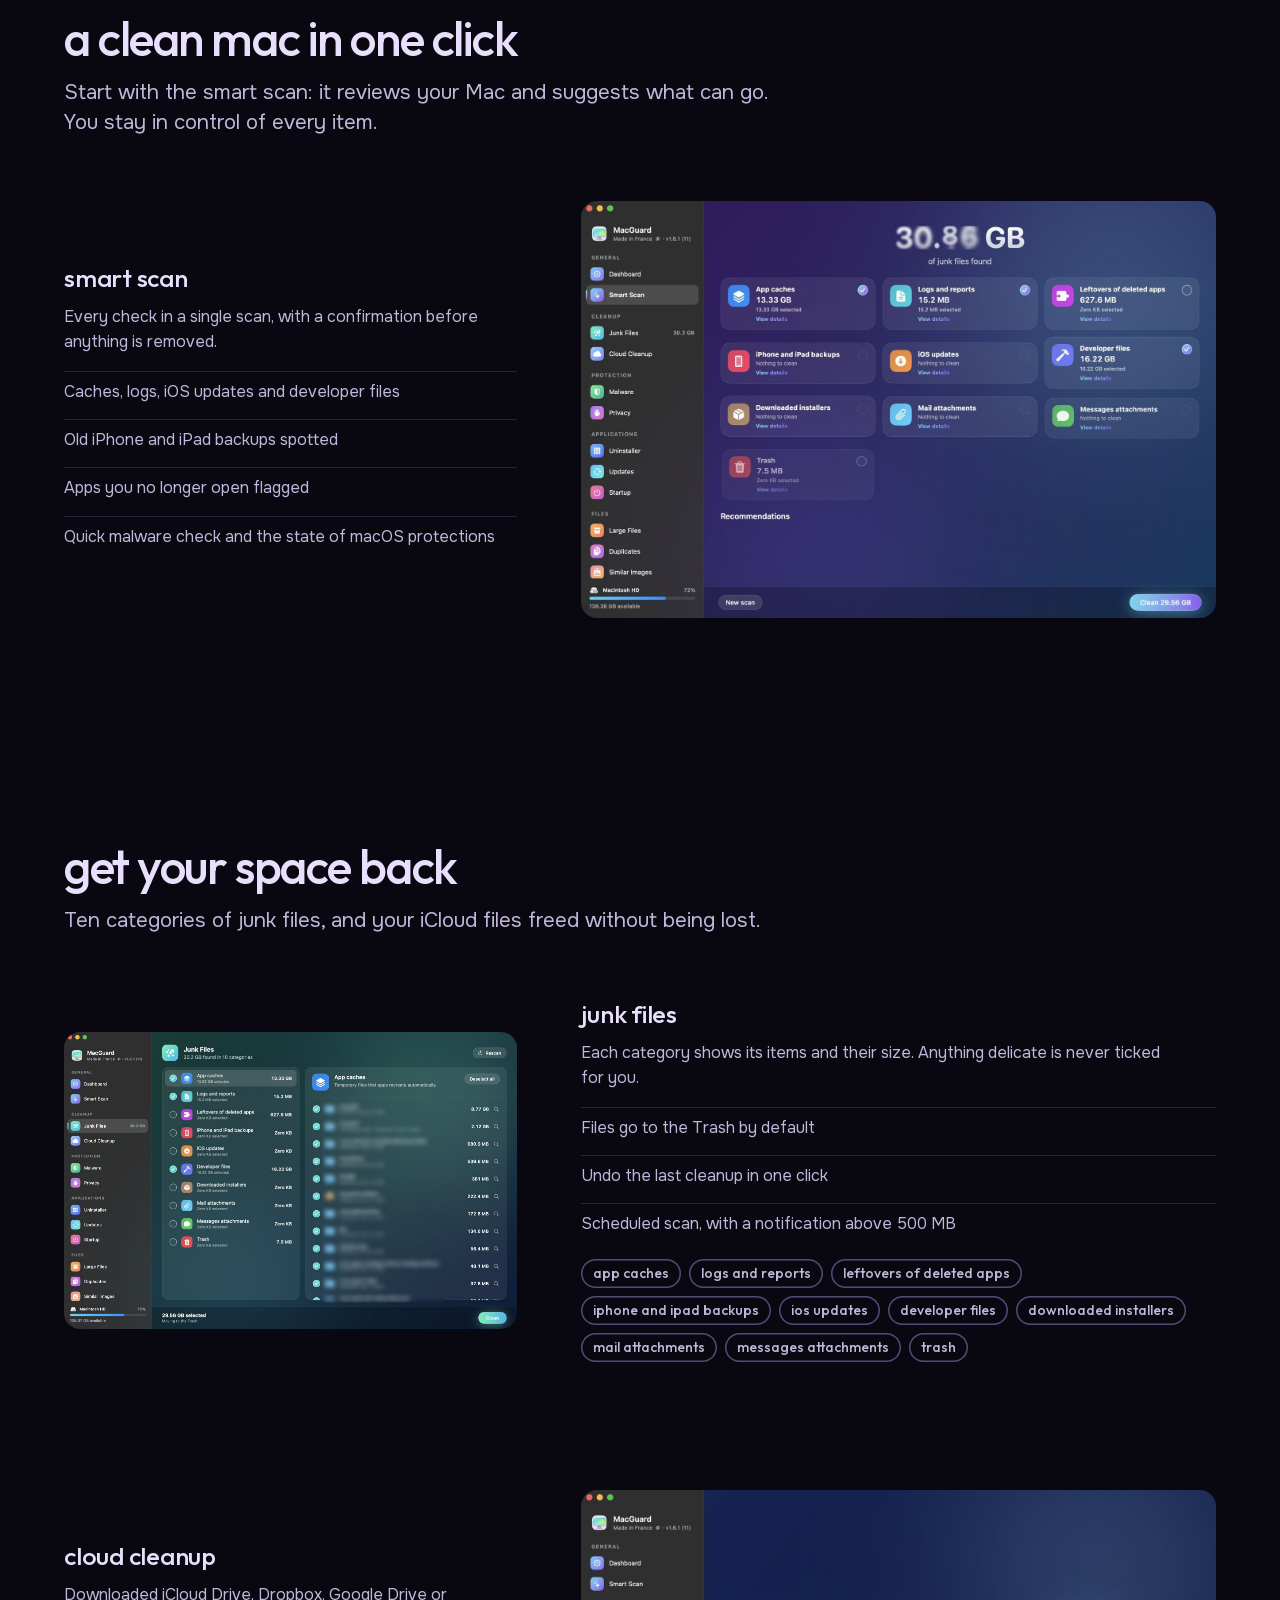
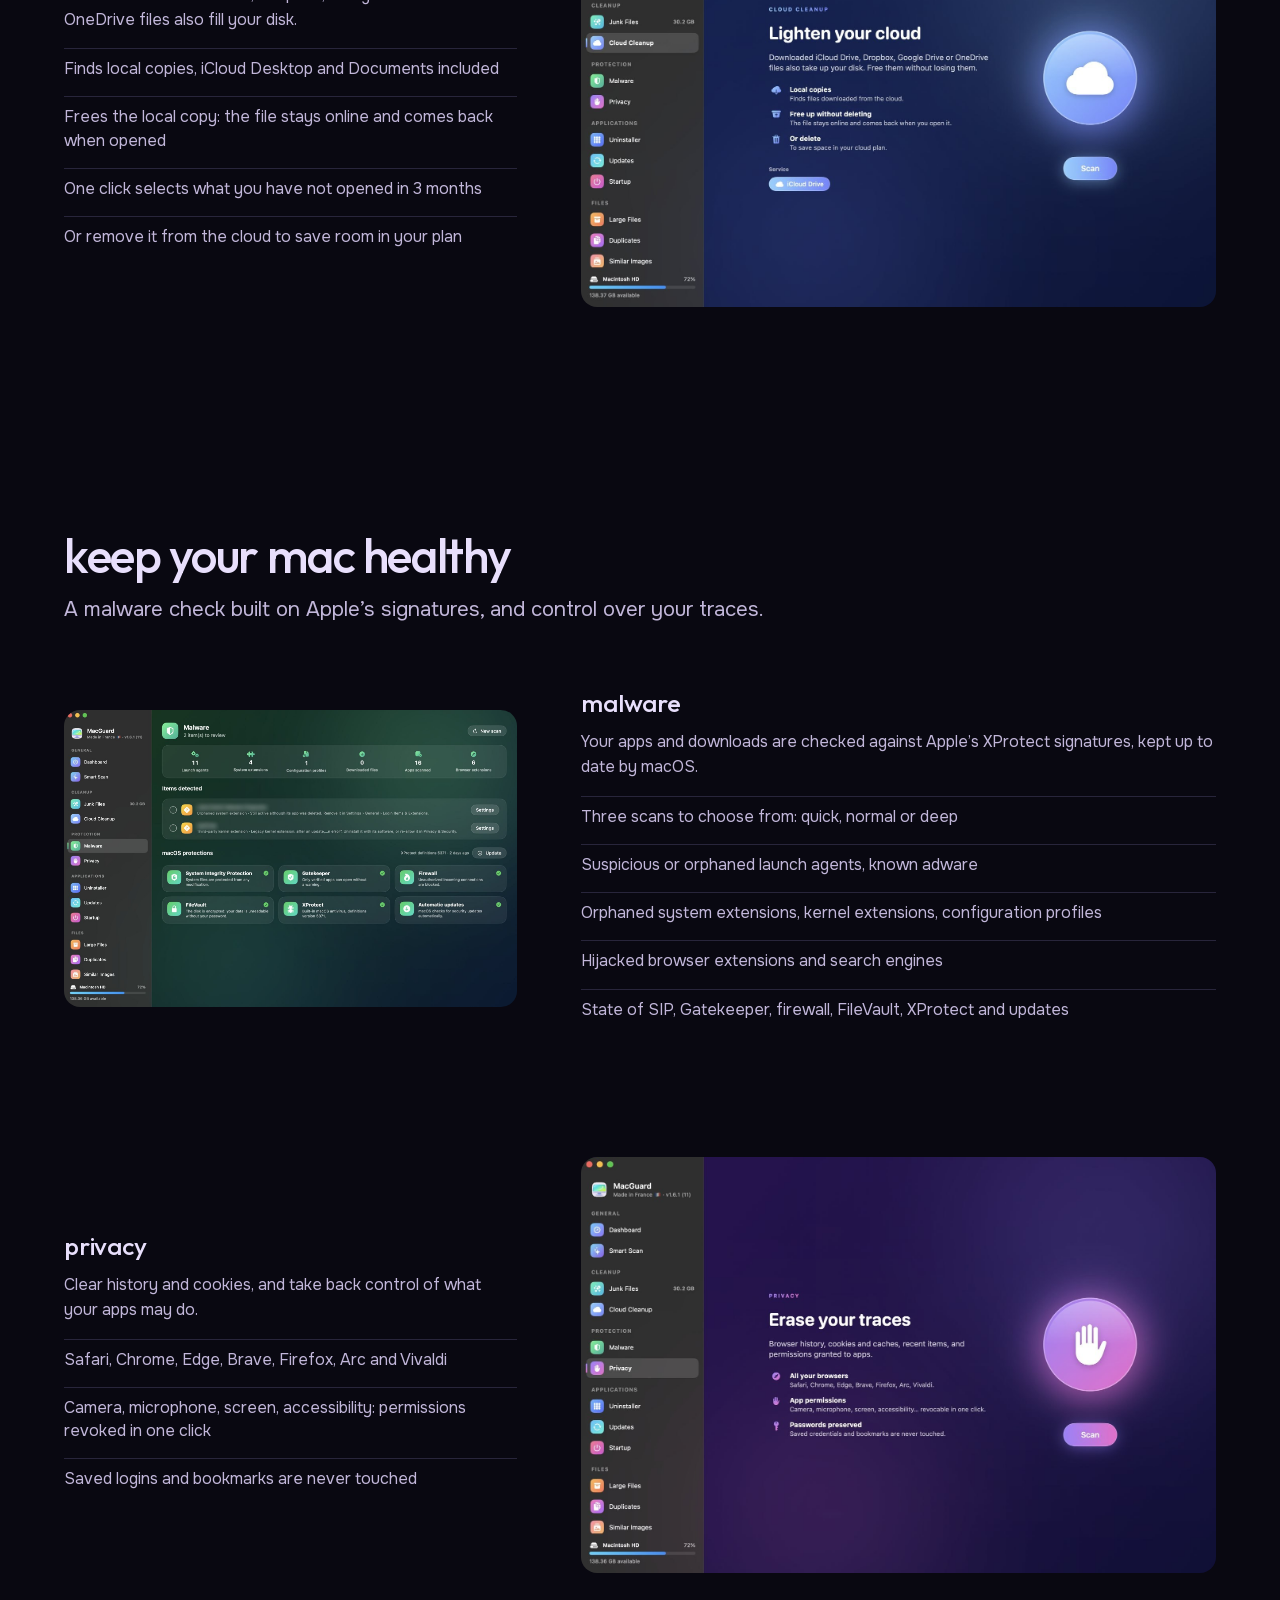
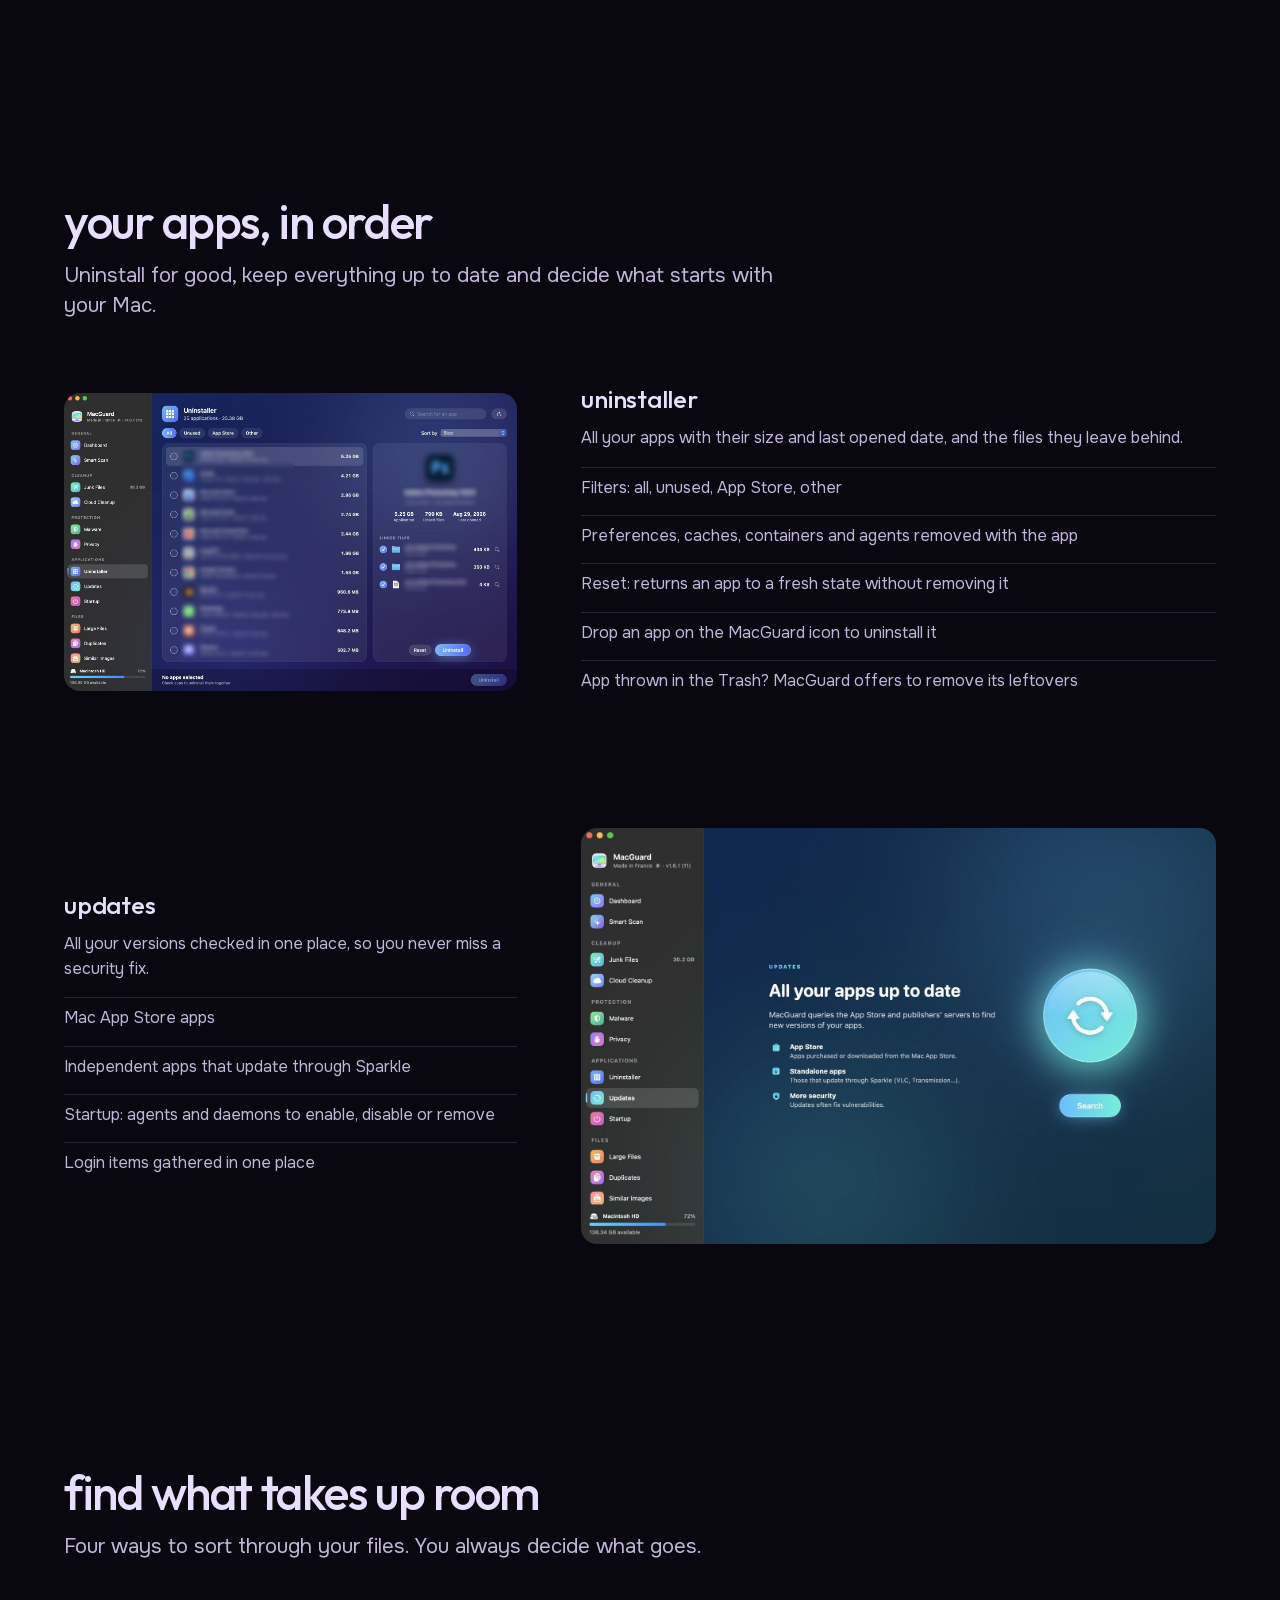
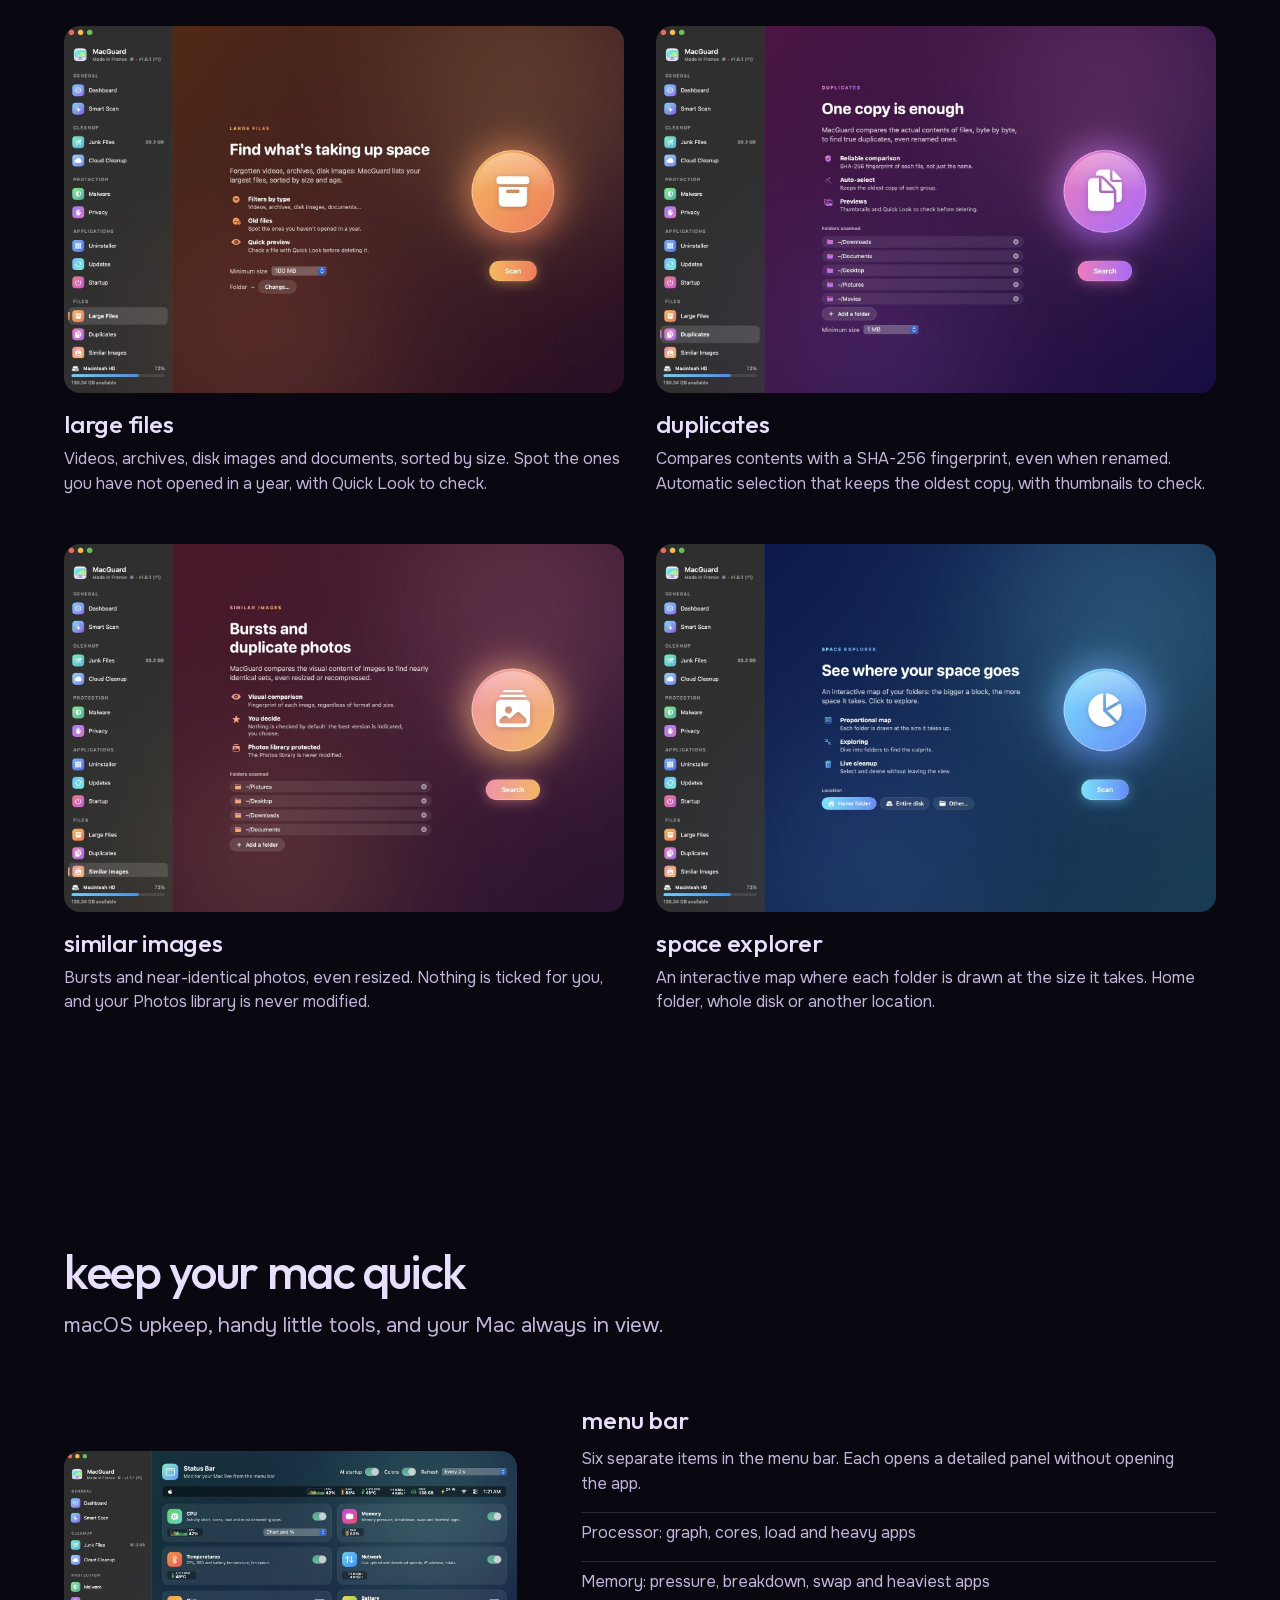
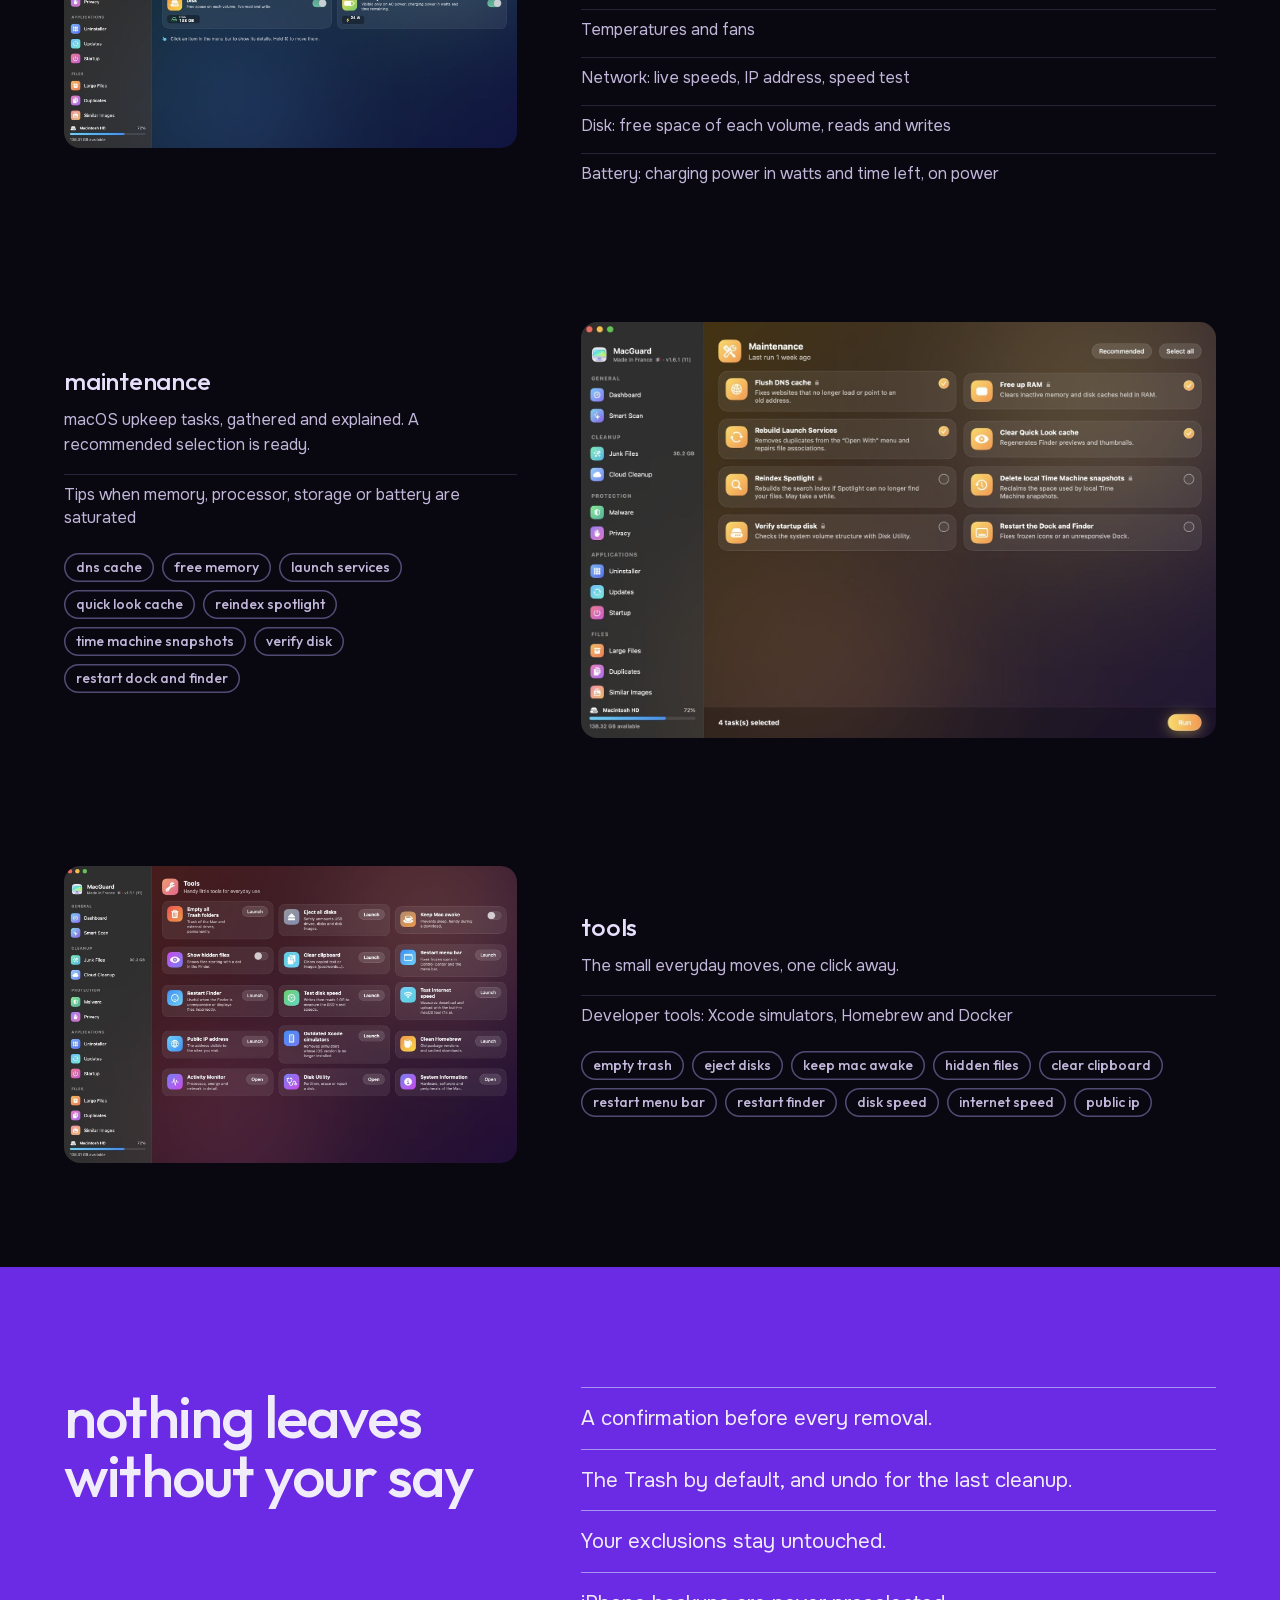
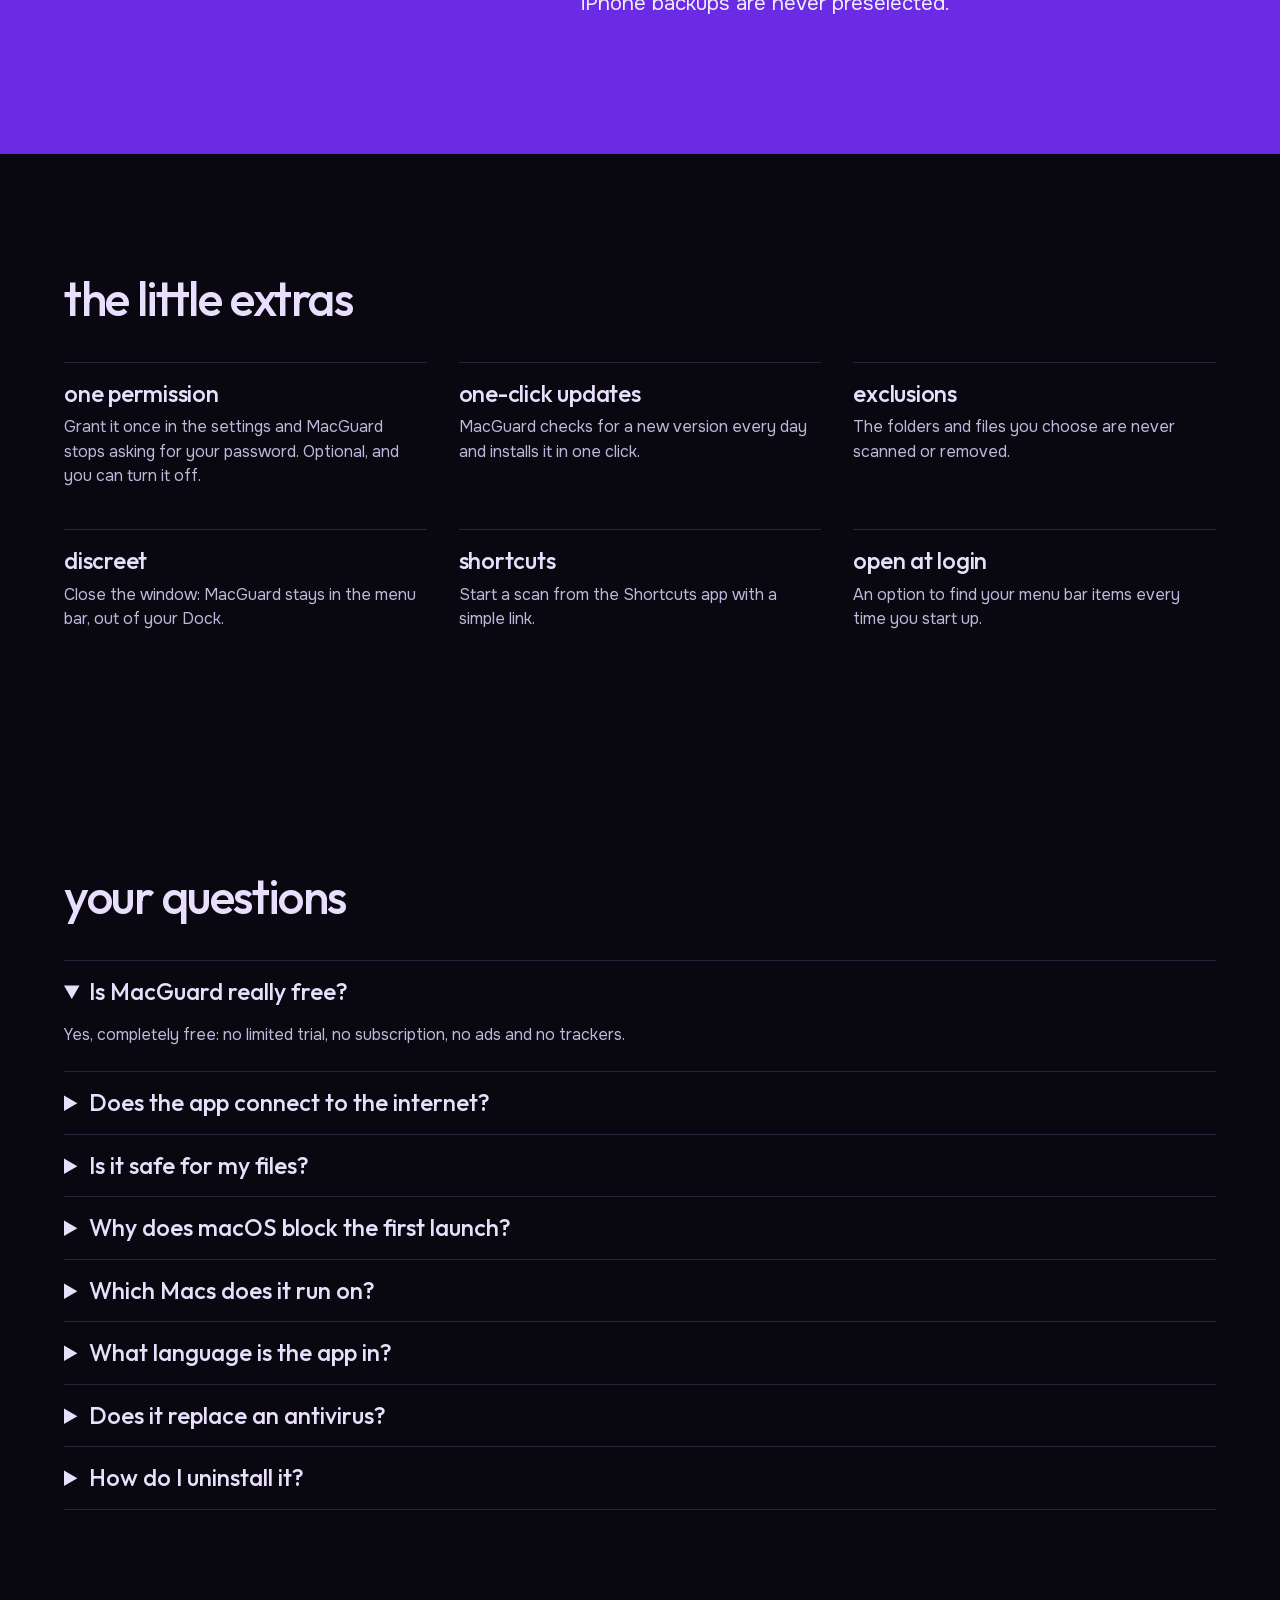
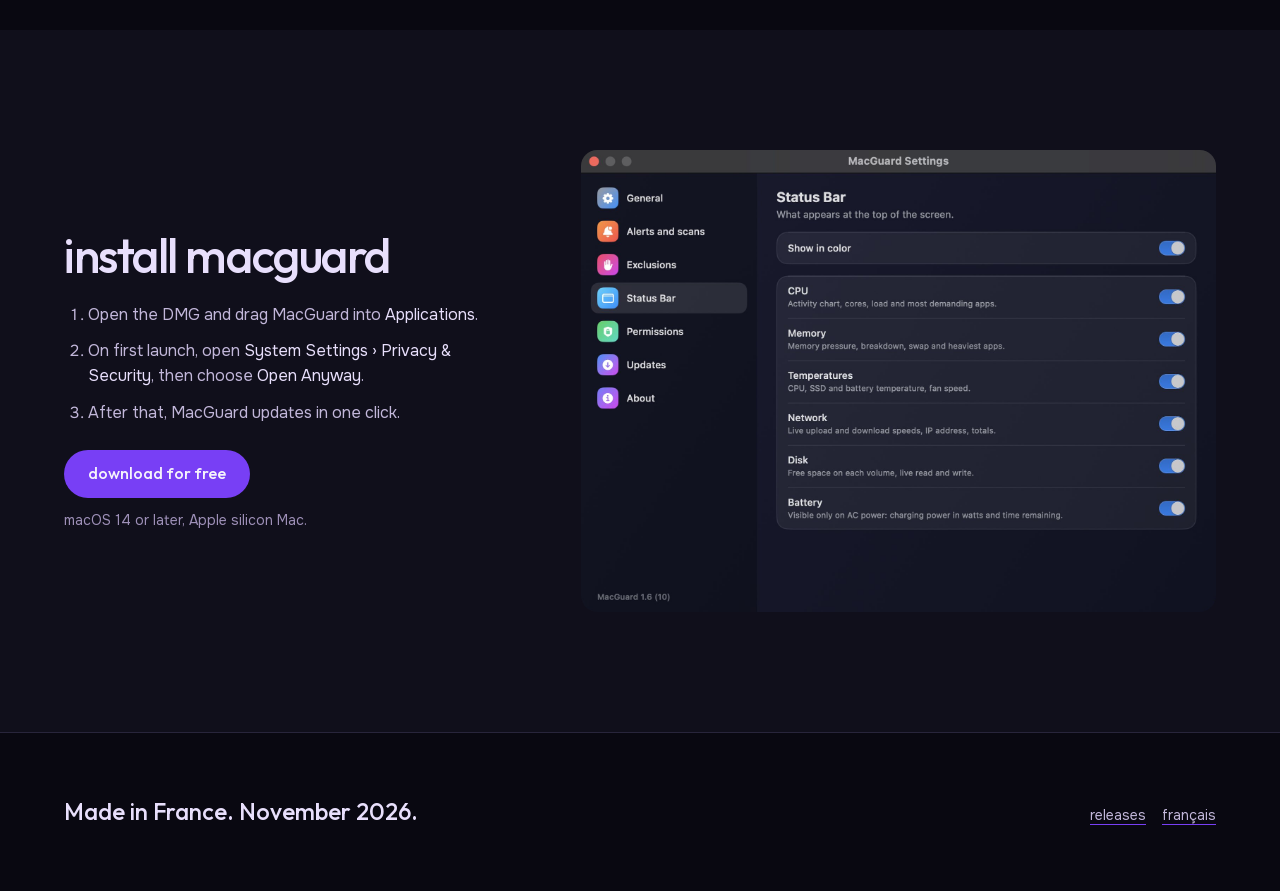
<file: en/index.html>
<!doctype html>
<html lang="en">
<head>
<meta charset="utf-8">
<meta name="viewport" content="width=device-width, initial-scale=1">
<title>MacGuard, the free Mac cleaner with no ads and no trackers</title>
<meta name="description" content="Clean, uninstall, protect and monitor your Mac. A native macOS app, completely free, with no ads and no trackers.">
<meta property="og:title" content="MacGuard, the free Mac cleaner with no ads and no trackers">
<meta property="og:description" content="Clean, uninstall, protect and monitor your Mac. A native macOS app, completely free, with no ads and no trackers.">
<meta property="og:image" content="https://gorepair.github.io/MacGuard-releases/assets/dashboard.jpg">
<link rel="alternate" hreflang="fr" href="https://gorepair.github.io/MacGuard-releases/">
<link rel="alternate" hreflang="en" href="https://gorepair.github.io/MacGuard-releases/en/">
<link rel="icon" href="../assets/logo.png">
<link rel="stylesheet" href="../site.css">
</head>
<body>
<header class="top"><div class="container">
  <nav class="nav">
    <a class="wordmark" href="./"><img src="../assets/logo.png" width="32" height="32" alt="">MacGuard</a>
    <div class="nav__anchors"><a href="#nettoyage">cleanup</a><a href="#protection">protection</a><a href="#applications">apps</a><a href="#fichiers">files</a><a href="#performances">performance</a><a href="#questions">questions</a></div>
    <div class="nav__links">
      <a href="../" hreflang="fr" lang="fr">français</a>
      <a class="btn btn--primary btn--small" href="https://github.com/gorepair/MacGuard-releases/releases/latest/download/MacGuard.dmg">download</a>
    </div>
  </nav>
</div></header>
<main>
  <section class="container hero">
    <h1>your mac, like on day one</h1>
    <div class="hero__side">
      <p class="lead">Clean, uninstall, protect and monitor your Mac from a single app.</p>
      <div class="actions"><a class="btn btn--primary" href="https://github.com/gorepair/MacGuard-releases/releases/latest/download/MacGuard.dmg">download for free</a><p class="price"><s>€119</s> <strong>€0</strong> <span>the equivalent over 3 years</span></p></div>
      <p class="needs"><strong>Completely free, with no ads and no trackers.</strong> For macOS 14 or later, on Apple silicon Macs. Available in English and French.</p>
    </div>
  </section>
  <div class="container"><img class="screen" src="../assets/en/dashboard.jpg" width="1800" height="1180" fetchpriority="high" alt="MacGuard dashboard: storage, memory, processor, battery and a tip about memory pressure"></div>
  <div class="container" style="padding-block:var(--space-2xl) 0"><div class="promise"><div><span class="figure figure--accent"><s>€119</s> €0</span><p>What an equivalent cleaner costs over 3 years, at €39.95 a year (November 2026 price). Here it is free, with no subscription.</p></div><div><span class="figure">0</span><p>Ads in the app.</p></div><div><span class="figure">0</span><p>Trackers or analytics.</p></div><div><span class="figure">16</span><p>Modules in a single app.</p></div></div></div>
  
<section class="chapter" id="analyse"><div class="container"><h2>a clean mac in one click</h2><p class="lead">Start with the smart scan: it reviews your Mac and suggests what can go. You stay in control of every item.</p>
<article class="module">
<div><h3>smart scan</h3><p>Every check in a single scan, with a confirmation before anything is removed.</p><ul class="points"><li>Caches, logs, iOS updates and developer files</li><li>Old iPhone and iPad backups spotted</li><li>Apps you no longer open flagged</li><li>Quick malware check and the state of macOS protections</li></ul></div>
<img class="screen" src="../assets/en/smart.jpg" width="1600" height="1049" loading="lazy" alt="Smart scan home screen">
</article>
</div></section>

<section class="chapter" id="nettoyage"><div class="container"><h2>get your space back</h2><p class="lead">Ten categories of junk files, and your iCloud files freed without being lost.</p>
<article class="module module--flip">
<div><h3>junk files</h3><p>Each category shows its items and their size. Anything delicate is never ticked for you.</p><ul class="points"><li>Files go to the Trash by default</li><li>Undo the last cleanup in one click</li><li>Scheduled scan, with a notification above 500 MB</li></ul><ul class="pills"><li>app caches</li><li>logs and reports</li><li>leftovers of deleted apps</li><li>iphone and ipad backups</li><li>ios updates</li><li>developer files</li><li>downloaded installers</li><li>mail attachments</li><li>messages attachments</li><li>trash</li></ul></div>
<img class="screen" src="../assets/en/junk.jpg" width="1600" height="1049" loading="lazy" alt="Junk files screen: categories on the left, items and sizes on the right">
</article>
<article class="module">
<div><h3>cloud cleanup</h3><p>Downloaded iCloud Drive, Dropbox, Google Drive or OneDrive files also fill your disk.</p><ul class="points"><li>Finds local copies, iCloud Desktop and Documents included</li><li>Frees the local copy: the file stays online and comes back when opened</li><li>One click selects what you have not opened in 3 months</li><li>Or remove it from the cloud to save room in your plan</li></ul></div>
<img class="screen" src="../assets/en/cloud.jpg" width="1600" height="1049" loading="lazy" alt="Cloud cleanup home screen">
</article>
</div></section>

<section class="chapter" id="protection"><div class="container"><h2>keep your mac healthy</h2><p class="lead">A malware check built on Apple’s signatures, and control over your traces.</p>
<article class="module module--flip">
<div><h3>malware</h3><p>Your apps and downloads are checked against Apple’s XProtect signatures, kept up to date by macOS.</p><ul class="points"><li>Three scans to choose from: quick, normal or deep</li><li>Suspicious or orphaned launch agents, known adware</li><li>Orphaned system extensions, kernel extensions, configuration profiles</li><li>Hijacked browser extensions and search engines</li><li>State of SIP, Gatekeeper, firewall, FileVault, XProtect and updates</li></ul></div>
<img class="screen" src="../assets/en/malware.jpg" width="1600" height="1049" loading="lazy" alt="Malware screen: items to review and the state of macOS protections">
</article>
<article class="module">
<div><h3>privacy</h3><p>Clear history and cookies, and take back control of what your apps may do.</p><ul class="points"><li>Safari, Chrome, Edge, Brave, Firefox, Arc and Vivaldi</li><li>Camera, microphone, screen, accessibility: permissions revoked in one click</li><li>Saved logins and bookmarks are never touched</li></ul></div>
<img class="screen" src="../assets/en/privacy.jpg" width="1600" height="1049" loading="lazy" alt="Privacy home screen">
</article>
</div></section>

<section class="chapter" id="applications"><div class="container"><h2>your apps, in order</h2><p class="lead">Uninstall for good, keep everything up to date and decide what starts with your Mac.</p>
<article class="module module--flip">
<div><h3>uninstaller</h3><p>All your apps with their size and last opened date, and the files they leave behind.</p><ul class="points"><li>Filters: all, unused, App Store, other</li><li>Preferences, caches, containers and agents removed with the app</li><li>Reset: returns an app to a fresh state without removing it</li><li>Drop an app on the MacGuard icon to uninstall it</li><li>App thrown in the Trash? MacGuard offers to remove its leftovers</li></ul></div>
<img class="screen" src="../assets/en/uninstaller.jpg" width="1600" height="1049" loading="lazy" alt="Uninstaller screen: list of apps and the files linked to the selected app">
</article>
<article class="module">
<div><h3>updates</h3><p>All your versions checked in one place, so you never miss a security fix.</p><ul class="points"><li>Mac App Store apps</li><li>Independent apps that update through Sparkle</li><li>Startup: agents and daemons to enable, disable or remove</li><li>Login items gathered in one place</li></ul></div>
<img class="screen" src="../assets/en/updater.jpg" width="1600" height="1049" loading="lazy" alt="Updates home screen">
</article>
</div></section>

<section class="chapter" id="fichiers"><div class="container"><h2>find what takes up room</h2><p class="lead">Four ways to sort through your files. You always decide what goes.</p>
<div class="tiles">
<article class="tile"><img class="screen" src="../assets/en/large.jpg" width="1600" height="1049" loading="lazy" alt="Large files home screen"><h3>large files</h3><p>Videos, archives, disk images and documents, sorted by size. Spot the ones you have not opened in a year, with Quick Look to check.</p></article>
<article class="tile"><img class="screen" src="../assets/en/duplicates.jpg" width="1600" height="1049" loading="lazy" alt="Duplicates home screen"><h3>duplicates</h3><p>Compares contents with a SHA-256 fingerprint, even when renamed. Automatic selection that keeps the oldest copy, with thumbnails to check.</p></article>
<article class="tile"><img class="screen" src="../assets/en/similar.jpg" width="1600" height="1049" loading="lazy" alt="Similar images home screen"><h3>similar images</h3><p>Bursts and near-identical photos, even resized. Nothing is ticked for you, and your Photos library is never modified.</p></article>
<article class="tile"><img class="screen" src="../assets/en/space.jpg" width="1600" height="1049" loading="lazy" alt="Space explorer home screen"><h3>space explorer</h3><p>An interactive map where each folder is drawn at the size it takes. Home folder, whole disk or another location.</p></article>
</div></div></section>

<section class="chapter" id="performances"><div class="container"><h2>keep your mac quick</h2><p class="lead">macOS upkeep, handy little tools, and your Mac always in view.</p>
<article class="module module--flip">
<div><h3>menu bar</h3><p>Six separate items in the menu bar. Each opens a detailed panel without opening the app.</p><ul class="points"><li>Processor: graph, cores, load and heavy apps</li><li>Memory: pressure, breakdown, swap and heaviest apps</li><li>Temperatures and fans</li><li>Network: live speeds, IP address, speed test</li><li>Disk: free space of each volume, reads and writes</li><li>Battery: charging power in watts and time left, on power</li></ul></div>
<img class="screen" src="../assets/en/statusbar.jpg" width="1600" height="1049" loading="lazy" alt="Menu bar settings with a preview of each item">
</article>
<article class="module">
<div><h3>maintenance</h3><p>macOS upkeep tasks, gathered and explained. A recommended selection is ready.</p><ul class="points"><li>Tips when memory, processor, storage or battery are saturated</li></ul><ul class="pills"><li>dns cache</li><li>free memory</li><li>launch services</li><li>quick look cache</li><li>reindex spotlight</li><li>time machine snapshots</li><li>verify disk</li><li>restart dock and finder</li></ul></div>
<img class="screen" src="../assets/en/maintenance.jpg" width="1600" height="1049" loading="lazy" alt="Maintenance screen: tasks to select">
</article>
<article class="module module--flip">
<div><h3>tools</h3><p>The small everyday moves, one click away.</p><ul class="points"><li>Developer tools: Xcode simulators, Homebrew and Docker</li></ul><ul class="pills"><li>empty trash</li><li>eject disks</li><li>keep mac awake</li><li>hidden files</li><li>clear clipboard</li><li>restart menu bar</li><li>restart finder</li><li>disk speed</li><li>internet speed</li><li>public ip</li></ul></div>
<img class="screen" src="../assets/en/tools.jpg" width="1600" height="1049" loading="lazy" alt="Tools screen: grid of small tools">
</article>
</div></section>

<section class="section record"><div class="container record__grid"><h2>nothing leaves without your say</h2><ul>
<li>A confirmation before every removal.</li><li>The Trash by default, and undo for the last cleanup.</li><li>Your exclusions stay untouched.</li><li>iPhone backups are never preselected.</li></ul></div></section>

<section class="section"><div class="container"><div class="head"><h2>the little extras</h2></div><div class="comforts">
<div><h3>one permission</h3><p>Grant it once in the settings and MacGuard stops asking for your password. Optional, and you can turn it off.</p></div>
<div><h3>one-click updates</h3><p>MacGuard checks for a new version every day and installs it in one click.</p></div>
<div><h3>exclusions</h3><p>The folders and files you choose are never scanned or removed.</p></div>
<div><h3>discreet</h3><p>Close the window: MacGuard stays in the menu bar, out of your Dock.</p></div>
<div><h3>shortcuts</h3><p>Start a scan from the Shortcuts app with a simple link.</p></div>
<div><h3>open at login</h3><p>An option to find your menu bar items every time you start up.</p></div>
</div></div></section>

<section class="section" id="questions"><div class="container"><div class="head"><h2>your questions</h2></div><div class="faq">
<details open><summary>Is MacGuard really free?</summary><p>Yes, completely free: no limited trial, no subscription, no ads and no trackers.</p></details>
<details><summary>Does the app connect to the internet?</summary><p>Only to be useful: checking for MacGuard updates on GitHub, looking up your apps’ versions on the App Store and with their publishers, and, when you ask, testing your speed or showing your public IP address. No analytics tool is built in.</p></details>
<details><summary>Is it safe for my files?</summary><p>Nothing is removed without your confirmation. By default files go through the Trash, and the last cleanup can be undone. Two exceptions are erased for good: the contents of the Trash, if you tick it, and browsing traces. Check the list before you confirm.</p></details>
<details><summary>Why does macOS block the first launch?</summary><p>MacGuard is not notarized by Apple yet. Open System Settings › Privacy &amp; Security, then choose Open Anyway. You only need to do this once.</p></details>
<details><summary>Which Macs does it run on?</summary><p>Apple silicon Macs (M1 and later) with macOS 14 or later. Intel Macs are not supported.</p></details>
<details><summary>What language is the app in?</summary><p>English and French. MacGuard follows your Mac’s language, and you can change it for this app alone in System Settings › General › Language &amp; Region.</p></details>
<details><summary>Does it replace an antivirus?</summary><p>It complements macOS protections: it checks your files against the signatures Apple publishes and spots adware and suspicious items. It is not real-time protection.</p></details>
<details><summary>How do I uninstall it?</summary><p>If you turned on the no-password option, turn it off in the settings first. Then drag MacGuard from Applications to the Trash.</p></details>
</div></div></section>

<section class="section bar" id="installer"><div class="container install"><div><h2>install macguard</h2><ol>
<li>Open the DMG and drag MacGuard into <strong>Applications</strong>.</li>
<li>On first launch, open <strong>System Settings › Privacy &amp; Security</strong>, then choose <strong>Open Anyway</strong>.</li>
<li>After that, MacGuard updates in one click.</li></ol>
<div class="actions"><a class="btn btn--primary" href="https://github.com/gorepair/MacGuard-releases/releases/latest/download/MacGuard.dmg">download for free</a></div><p class="needs" style="margin-top:var(--space-sm)">macOS 14 or later, Apple silicon Mac.</p></div>
<figure style="margin:0"><img class="screen" src="../assets/en/settings.jpg" width="1800" height="1310" loading="lazy" alt="MacGuard settings, status bar section"></figure></div></section>

</main>
<footer class="close">
  <div class="container close__grid">
    <p class="close__sign">Made in France. November 2026.</p>
    <nav><a href="https://github.com/gorepair/MacGuard-releases/releases">releases</a><a href="../" lang="fr">français</a></nav>
  </div>
</footer>
</body>
</html>
</file>
<file: site.css>
/* Hallmark · shape: Showcase, swapped from Map / Diagram because a Mac app has no map to draw · genre: modern-minimal · theme: Ultraviolet (deal 1/3, seed macguard-app-macos-native-05ab·c14bf76a·2026-11-06·r0) · job: try · draw: 2e36ed
 * hero: Banner · nav: edge-aligned · footer: letter close · imagery: the product, real captures · signature: the real dashboard, full width, right under the download · ultraviolet: night, one record band
 * axes: dark/geometric-sans/cool · posture: committed · contrast: pass · fold: pass · v2.0.0 */
/* Hallmark · pre-emit critique: P4 H4 E4 S4 R4 V4 · weakest: S, the menu bar crop is small, so it sits alone on its own band at full width */
/* Hallmark · waive 26b · no form control and nothing disabled on the page · a download page has no state to disable */
@import url("./tokens.css");
@import url("./base.css");

@font-face { font-family: "Outfit"; src: url("./assets/fonts/outfit.woff2") format("woff2"); font-weight: 100 900; font-display: swap; }
@font-face { font-family: "Onest"; src: url("./assets/fonts/onest.woff2") format("woff2"); font-weight: 100 900; font-display: swap; }


:root {
  color-scheme: dark;
  --color-paper: oklch(14% 0.02 290); --color-paper-2: oklch(17.5% 0.025 290); --color-paper-3: oklch(21% 0.03 290);
  --color-ink: oklch(92% 0.04 300); --color-ink-2: oklch(80% 0.05 300); --color-muted: oklch(68% 0.06 300);
  --color-rule: oklch(28% 0.04 290); --color-rule-2: oklch(44% 0.07 292);
  --color-accent: oklch(55% 0.25 290); --color-accent-deep: oklch(48% 0.24 290); --color-accent-soft: oklch(36% 0.09 293);
  --color-accent-ink: oklch(97% 0.01 300); --color-focus: oklch(62% 0.22 290);
  --color-record: oklch(50% 0.25 290); --color-record-ink: oklch(95% 0.02 300); --color-record-rule: oklch(72% 0.14 292);
}

html { overflow-x: clip; }
body { overflow-x: clip; background: var(--color-paper); color: var(--color-ink); font-family: var(--font-body); }
h1, h2, h3, .wordmark, .btn, .tab, .nav a { text-transform: lowercase; font-family: var(--font-display); }
h1, h2 { font-weight: var(--display-weight); line-height: 1; letter-spacing: var(--tracking-display); overflow-wrap: break-word; min-width: 0; }
h1 { font-size: var(--text-display); }
h2 { font-size: var(--text-section); }
h3 { font-size: var(--text-title); font-weight: 500; letter-spacing: -0.01em; }
p { line-height: 1.55; }
.lead { font-size: var(--text-lead); color: var(--color-ink-2); }
.container { max-width: var(--container); margin-inline: auto; padding-inline: var(--gutter); }
.section { padding-block: var(--section-gap-s); }
.screen { display: block; width: 100%; height: auto; border-radius: var(--radius-card); background: var(--color-paper-3); }

/* Nav */
.nav { display: flex; align-items: center; justify-content: space-between; gap: var(--space-lg); min-height: 72px; }
.wordmark { display: inline-flex; align-items: center; gap: var(--space-xs); font-size: var(--text-lg); font-weight: 500; color: var(--color-ink); text-decoration: none; text-transform: none; }
.wordmark img { width: 32px; height: 32px; }
.nav__links { display: flex; align-items: center; gap: var(--space-md); }
.nav a:not(.btn):not(.wordmark) { color: var(--color-ink-2); font-size: var(--text-sm); font-weight: 500; text-decoration: none; }
.nav a:not(.btn):not(.wordmark):hover { color: var(--color-ink); text-decoration: underline; text-decoration-color: var(--color-accent); text-underline-offset: 4px; }
a:focus-visible, input:focus-visible + label { outline: 2px solid var(--color-focus); outline-offset: 2px; border-radius: var(--radius-pill); }

/* Controls */
.btn { display: inline-flex; align-items: center; justify-content: center; min-height: 48px; padding: 0 var(--space-lg); border-radius: var(--radius-pill); font-size: var(--text-md); font-weight: 500; text-decoration: none; transition: background-color var(--dur-micro) var(--ease-out), box-shadow var(--dur-micro) var(--ease-out); }
.btn:active { transform: translateY(1px); }
.btn--primary { background: var(--color-accent); color: var(--color-accent-ink); }
.btn--primary:hover { background: var(--color-accent-deep); }
.btn--secondary { box-shadow: inset 0 0 0 1.5px var(--color-rule-2); color: var(--color-ink); }
.btn--secondary:hover { background: var(--color-paper-3); }
.btn--small { min-height: 40px; padding: 0 var(--space-md); font-size: var(--text-sm); }
.actions { display: flex; flex-wrap: wrap; gap: var(--space-sm); align-items: center; }
.needs { font-size: var(--text-sm); color: var(--color-muted); }

/* Hero */
.hero { display: grid; grid-template-columns: minmax(0, 7fr) minmax(0, 5fr); gap: var(--space-2xl); align-items: end; padding-block: var(--space-xl) var(--space-xl); }
.hero__side { display: grid; gap: var(--space-md); justify-items: start; }
.hero__screen { padding-bottom: var(--section-gap-s); }

/* Switcher */
.head { display: grid; grid-template-columns: minmax(0, 6fr) minmax(0, 6fr); gap: var(--space-2xl); align-items: end; margin-bottom: var(--space-xl); }
.tabs-input { position: absolute; width: 1px; height: 1px; opacity: 0; }
.tabs { display: flex; flex-wrap: wrap; gap: var(--space-xs); margin-bottom: var(--space-lg); }
.tab { display: inline-flex; align-items: center; min-height: 44px; padding: 0 var(--space-lg); border-radius: var(--radius-pill); box-shadow: inset 0 0 0 1.5px var(--color-rule-2); font-size: var(--text-md); font-weight: 500; cursor: pointer; transition: background-color var(--dur-micro) var(--ease-out), color var(--dur-micro) var(--ease-out); }
.tab:hover { background: var(--color-paper-3); }
.panel { display: none; grid-template-columns: minmax(0, 3fr) minmax(0, 9fr); gap: var(--space-xl); align-items: start; }
.panel p { color: var(--color-ink-2); }
#t1:checked ~ .tabs label[for="t1"], #t2:checked ~ .tabs label[for="t2"], #t3:checked ~ .tabs label[for="t3"] { background: var(--color-accent); box-shadow: none; color: var(--color-accent-ink); }
#t1:checked ~ .panels .p1, #t2:checked ~ .panels .p2, #t3:checked ~ .panels .p3 { display: grid; }

/* Menu bar */
.bar { background: var(--color-paper-2); }
.bar__shot { display: block; width: 100%; height: auto; border-radius: var(--radius-card); }

/* Table */
.uses { width: 100%; border-collapse: collapse; }
.uses th, .uses td { padding-block: var(--space-md); border-top: var(--rule-hair) solid var(--color-rule); text-align: left; vertical-align: baseline; }
.uses th { width: 42%; padding-right: var(--space-lg); font: 500 var(--text-title)/1.2 var(--font-display); text-transform: lowercase; letter-spacing: -0.01em; }
.uses td { color: var(--color-ink-2); }

/* Record band */
.record { background: var(--color-record); color: var(--color-record-ink); }
.record h2 { font-size: var(--text-display-s); max-width: 14ch; }
.record__grid { display: grid; grid-template-columns: minmax(0, 5fr) minmax(0, 7fr); gap: var(--space-2xl); align-items: start; }
.record ul { display: grid; list-style: none; margin: 0; padding: 0; }
.record li { padding-block: var(--space-md); border-top: var(--rule-hair) solid var(--color-record-rule); font-size: var(--text-lead); line-height: 1.4; }

/* Install */
.install { display: grid; grid-template-columns: minmax(0, 5fr) minmax(0, 7fr); gap: var(--space-2xl); align-items: center; }
.install ol { margin: var(--space-lg) 0; padding-left: var(--space-lg); color: var(--color-ink-2); display: grid; gap: var(--space-sm); }
.install strong { color: var(--color-ink); font-weight: 500; }

/* Sticky nav */
.top { position: sticky; top: 0; z-index: var(--z-sticky-nav); background: var(--color-paper); border-bottom: var(--rule-hair) solid var(--color-rule); }
.nav__anchors { display: flex; flex-wrap: wrap; gap: var(--space-md); }
[id] { scroll-margin-top: 96px; }

/* Promise strip */
.promise { display: grid; grid-template-columns: repeat(4, minmax(0, 1fr)); border-top: var(--rule-hair) solid var(--color-rule); border-bottom: var(--rule-hair) solid var(--color-rule); }
.promise > div { padding: var(--space-xl) var(--space-lg); border-left: var(--rule-hair) solid var(--color-rule); }
.promise > div:first-child { border-left: 0; padding-left: 0; }
.figure { display: block; font: 300 var(--text-display)/0.95 var(--font-display); font-variant-numeric: tabular-nums; }
.figure--accent { color: var(--color-accent-bright); }
.figure s { display: block; font-size: 0.45em; color: var(--color-ink-2); }
.price { margin: 0; display: flex; flex-wrap: wrap; align-items: baseline; gap: var(--space-2xs) var(--space-xs); color: var(--color-ink-2); }
.price strong { font: 500 var(--text-title)/1 var(--font-display); color: var(--color-ink); }
.price span { font-size: var(--text-sm); }
.actions:has(.price) { align-items: center; }
.promise p { margin: var(--space-xs) 0 0; color: var(--color-ink-2); }

/* Module blocks */
.chapter { padding-block: var(--section-gap-s) var(--space-xl); }
.chapter > .container > .lead { max-width: 56ch; margin-top: var(--space-md); }
.module { display: grid; grid-template-columns: minmax(0, 5fr) minmax(0, 7fr); gap: var(--space-2xl); align-items: center; padding-block: var(--space-2xl); }
.module--flip > :first-child { order: 2; }
.module h3 { font-size: var(--text-xl); margin: 0 0 var(--space-sm); }
.module p { color: var(--color-ink-2); margin: 0 0 var(--space-md); }
.points { display: grid; gap: var(--space-xs); margin: 0; padding: 0; list-style: none; }
.points li { padding: var(--space-xs) 0; border-top: var(--rule-hair) solid var(--color-rule); color: var(--color-ink-2); line-height: 1.45; }
.pills { display: flex; flex-wrap: wrap; gap: var(--space-xs); margin: var(--space-md) 0 0; padding: 0; list-style: none; }
.pills li { padding: var(--space-2xs) var(--space-sm); border-radius: var(--radius-pill); box-shadow: inset 0 0 0 1.5px var(--color-rule-2); font: 500 var(--text-sm)/1.5 var(--font-display); text-transform: lowercase; color: var(--color-ink-2); }
.tiles { display: grid; grid-template-columns: repeat(2, minmax(0, 1fr)); gap: var(--space-xl) var(--gap-columns); padding-block: var(--space-2xl); }
.tile h3 { font-size: var(--text-xl); margin: var(--space-md) 0 var(--space-xs); }
.tile p { margin: 0 0 var(--space-xs); color: var(--color-ink-2); }
.comforts { display: grid; grid-template-columns: repeat(3, minmax(0, 1fr)); gap: var(--space-xl) var(--gap-columns); }
.comforts > div { padding-top: var(--space-md); border-top: var(--rule-hair) solid var(--color-rule); }
.comforts h3 { margin: 0 0 var(--space-xs); }
.comforts p { margin: 0; color: var(--color-ink-2); }

/* Questions */
.faq { border-bottom: var(--rule-hair) solid var(--color-rule); }
.faq details { border-top: var(--rule-hair) solid var(--color-rule); }
.faq summary { padding-block: var(--space-md); font: 500 var(--text-title)/1.25 var(--font-display); cursor: pointer; }
.faq summary:hover { color: var(--color-ink-2); }
.faq summary:focus-visible { outline: 2px solid var(--color-focus); outline-offset: 2px; }
.faq p { max-width: 72ch; margin: 0 0 var(--space-lg); color: var(--color-ink-2); }

/* Footer */
.close { border-top: var(--rule-hair) solid var(--color-rule); padding-block: var(--space-2xl); }
.close__grid { display: flex; flex-wrap: wrap; gap: var(--space-lg); justify-content: space-between; align-items: baseline; }
.close__sign { font: 500 var(--text-title)/1.2 var(--font-display); }
.close nav { display: flex; flex-wrap: wrap; gap: var(--space-md); }
.close a { color: var(--color-ink-2); font-size: var(--text-sm); text-underline-offset: 4px; text-decoration-color: var(--color-accent); }
.close a:hover { color: var(--color-ink); }

@media (max-width: 60rem) {
  :root { --gutter: 20px; --section-gap-s: 80px; }
  .hero, .head, .panel, .record__grid, .install { grid-template-columns: minmax(0, 1fr); gap: var(--space-lg); }
  .uses th { width: auto; display: block; border-top: var(--rule-hair) solid var(--color-rule); padding-bottom: 0; }
  .uses td { display: block; border-top: 0; padding-top: var(--space-2xs); }
  .install > figure { order: 2; }
  .nav__anchors { display: none; }
  .promise, .tiles, .comforts { grid-template-columns: minmax(0, 1fr); }
  .promise > div { border-left: 0; padding-left: 0; border-top: var(--rule-hair) solid var(--color-rule); }
  .promise > div:first-child { border-top: 0; }
  .module { grid-template-columns: minmax(0, 1fr); gap: var(--space-lg); }
  .module--flip > :first-child { order: 0; }
}
@media (prefers-reduced-motion: reduce) {
  .btn, .tab { transition: none; }
  .btn:active { transform: none; }
}
</file>
